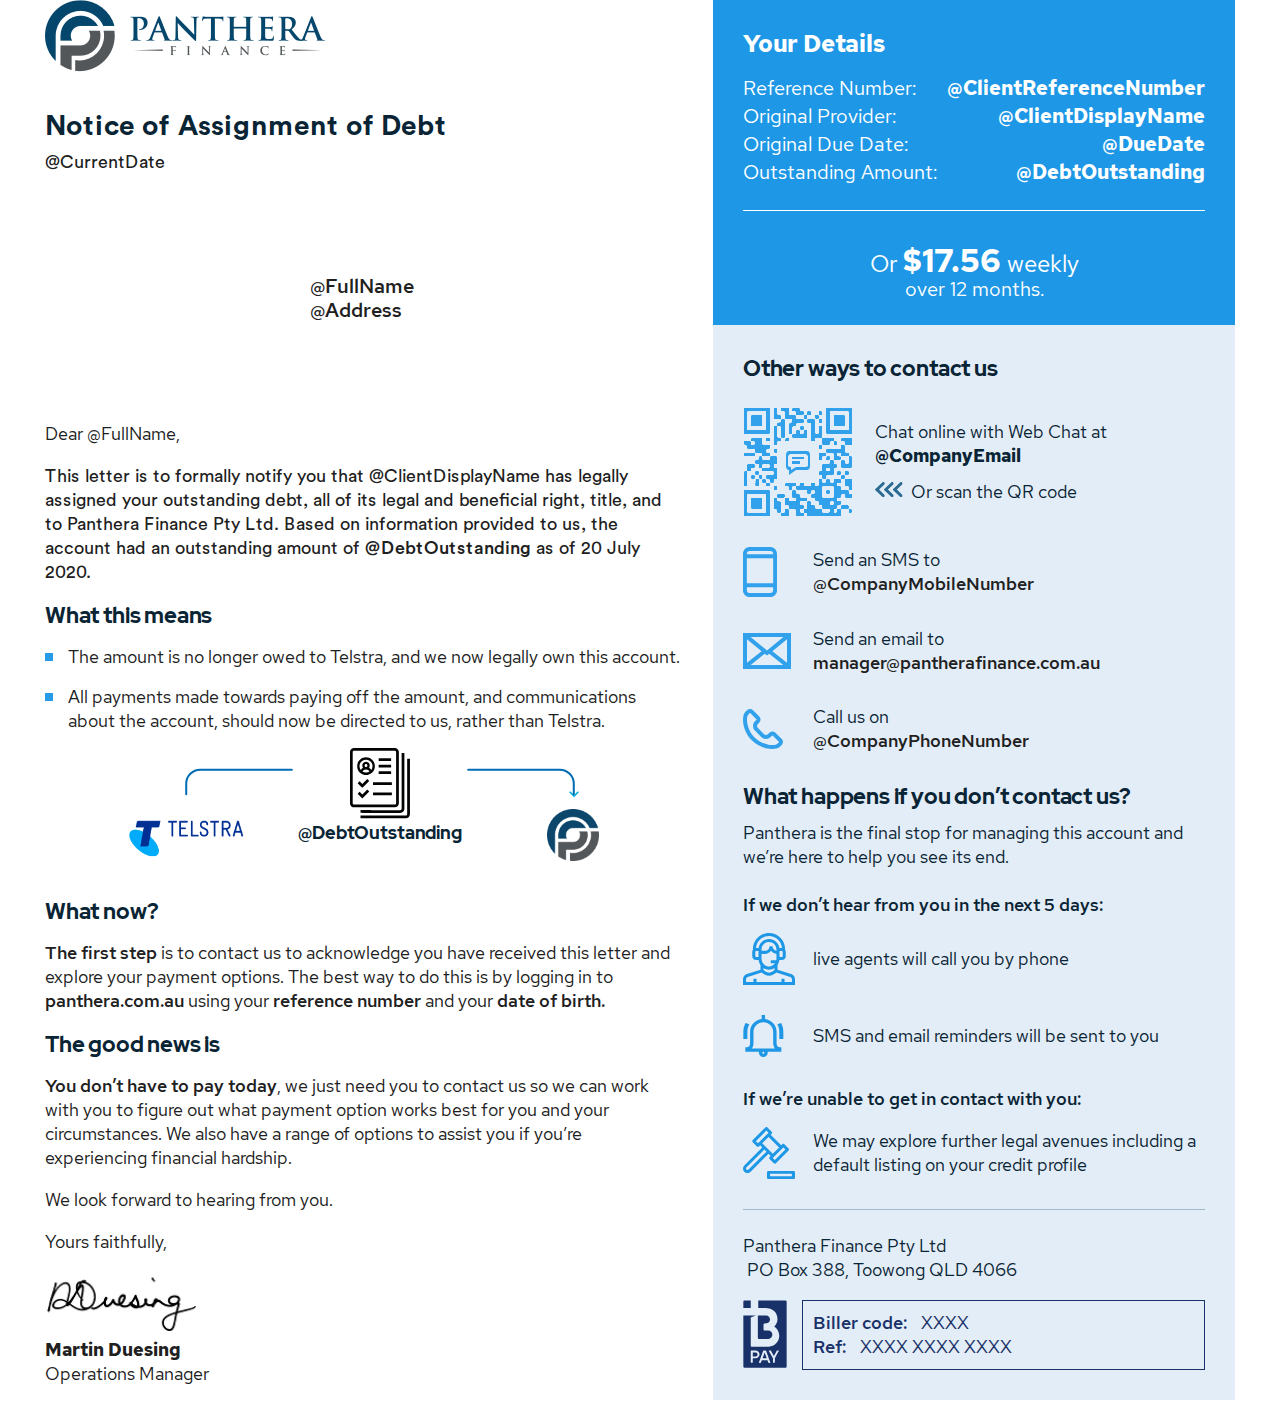
<file: index.html>
<!DOCTYPE html>
<html lang="en">
<head>
  <meta charset="UTF-8">
  <title>Panthera</title>
  <link href="assets/fonts/stylesheet.css" rel="stylesheet" media="all" />
  <link href="assets/fonts/CircularStd/stylesheet.css" rel="stylesheet" media="all" />
  <link href="noa.css" rel="stylesheet" media="all" />
</head>
<body>
<div class="wrap">
  <div class="col-left">
    <div class="logo"><img width="280" src="assets/logo.png" alt="logo"></div>
    <h2 class="title">Notice of Assignment of Debt</h2>
    <span class="date">@CurrentDate</span>
    <div class="name-address">
      <div class="info-wrap">@FullName <br>@Address</div>
    </div>
    <p>Dear @FullName,</p>
    <p class="font-circular-std">This letter is to formally notify you that @ClientDisplayName has legally assigned your
      outstanding debt, all of its
      legal and beneficial right, title, and to Panthera Finance Pty Ltd. Based on information provided to us, the
      account had an outstanding amount of <span class="fw-500">@DebtOutstanding</span> as of 20 July 2020. </p>
      <!---->
    <h3>What this means</h3>
    <ul>
      <li>The amount is no longer owed to Telstra, and we now legally own this account. </li>
      <li>All payments made towards paying off the amount, and communications about the account, should now be directed to us, rather than Telstra.</li>
    </ul>
    <div class="img-means-wrap">
      <div class="img-l"><img src="assets/img/telstra.svg" alt="telstra"></div>
      <div class="img-m"><img src="assets/img/paper.svg" alt="paper"> <span>@DebtOutstanding</span></div>
      <div class="img-r"><img src="assets/img/pan.svg" alt="pan"></div>
    </div>
      <!---->
    <h3>What now?</h3>
    <p><span class="fw-500">The first step</span> is to contact us to acknowledge you have received this letter and
      explore your
      payment
      options. The best way to do this is by logging in to <span class="fw-500">panthera.com.au</span> using your <span class="fw-500">reference
        number</span> and your <span class="fw-500">date of birth.</span></p>
      <!---->
    <h3>The good news is</h3>
    <p><span class="fw-500">You don’t have to pay today</span>, we just need you to contact us so we can work with you to
      figure out what payment option works best for you and your circumstances. We also have a range of options to assist you if you’re experiencing financial hardship.</p>
    <p>We look forward to hearing from you. </p>
    <p>Yours faithfully,</p>
    <img src="assets/img/signature.svg" alt="signature">
    <div><strong>Martin Duesing</strong></div>
    <p>Operations Manager</p>
  </div>
  <div class="col-right">
    <div class="head-right">
      <h3>Your Details</h3>
      <div class="info">
        <div class="item">
          <div class="name">Reference Number:</div>
          <div class="value">@ClientReferenceNumber</div>
        </div>
        <div class="item">
          <div class="name">Original Provider:</div>
          <div class="value">@ClientDisplayName</div>
        </div>
        <div class="item">
          <div class="name">Original Due Date:</div>
          <div class="value">@DueDate</div>
        </div>
        <div class="item">
          <div class="name">Outstanding Amount:</div>
          <div class="value">@DebtOutstanding</div>
        </div>
      </div>
      <hr>
      <div class="price text-center">Or <strong>$17.56</strong> weekly</div>
      <div class="price-below text-center">over 12 months.</div>
    </div>
    <div class="ct-right">
      <h3>Other ways to contact us</h3>
      <div class="qr-code">
        <img src="assets/img/qr.svg" alt="qr">
        <div class="text">
          Chat online with Web Chat at <strong>@CompanyEmail</strong>
          <div class="link"><img src="assets/img/arrow.svg" alt="qr">Or scan the QR code</div>
        </div>
      </div>
      <div class="icon-box">
        <img src="assets/img/sms.svg" alt="sms">
        <div class="text">
          Send an SMS to
          <a href="tel:@CompanyMobileNumber">@CompanyMobileNumber</a>
        </div>
      </div>
      <div class="icon-box">
        <img src="assets/img/email.svg" alt="email">
        <div class="text">
          Send an email to
          <a href="mailto:manager@pantherafinance.com.au">manager@pantherafinance.com.au</a>
        </div>
      </div>
      <div class="icon-box">
        <img src="assets/img/phone.svg" alt="phone">
        <div class="text">
          Call us on
          <a href="tel:@CompanyPhoneNumber">@CompanyPhoneNumber</a>
        </div>
      </div>
        <!---->
      <h3>What happens if you don’t contact us?</h3>
      <p>Panthera is the final stop for managing this account and we’re here to help you see its end. </p>
      <h4>If we don’t hear from you in the next 5 days:</h4>
      <div class="icon-box">
        <img src="assets/img/live.svg" alt="live">
        <div class="text">live agents will call you by phone</div>
      </div>
      <div class="icon-box">
        <img src="assets/img/notifi.svg" alt="notifi">
        <div class="text">SMS and email reminders will be sent to you</div>
      </div>
      <h4>If we’re unable to get in contact with you:</h4>
      <div class="icon-box">
        <img src="assets/img/gavel.svg" alt="gavel">
        <div class="text">We may explore further legal avenues including a default listing on your credit profile</div>
      </div>
        <!---->
      <hr>
      <p>Panthera Finance Pty Ltd <br> PO Box 388, Toowong QLD 4066</p>
      <div class="bpay-wrap">
        <img src="assets/img/bpay.svg" alt="bpay">
        <div class="item">
          <div class="code">Biller code: <span>XXXX</span></div>
          <div class="ref">Ref: <span>XXXX XXXX XXXX</span></div>
        </div>
      </div>
    </div>
  </div>
</div>
</body>
</html>
</file>
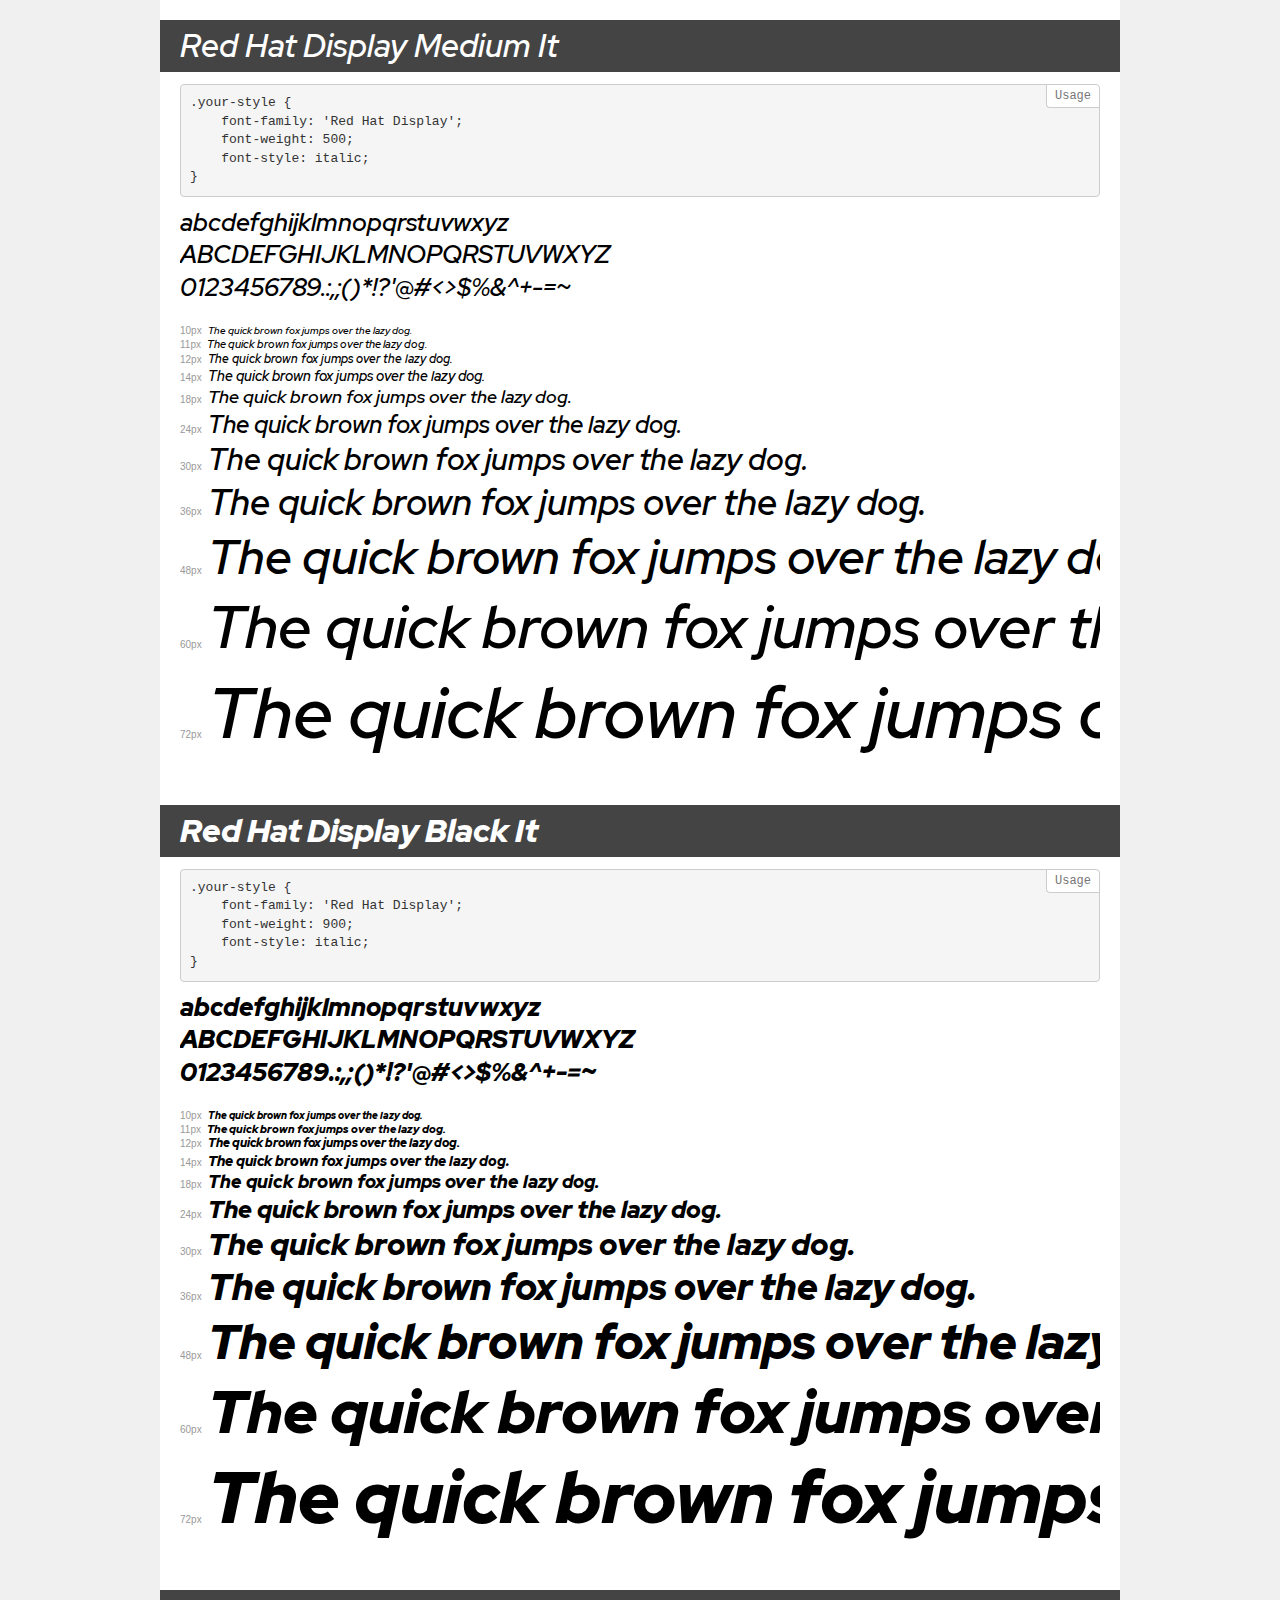
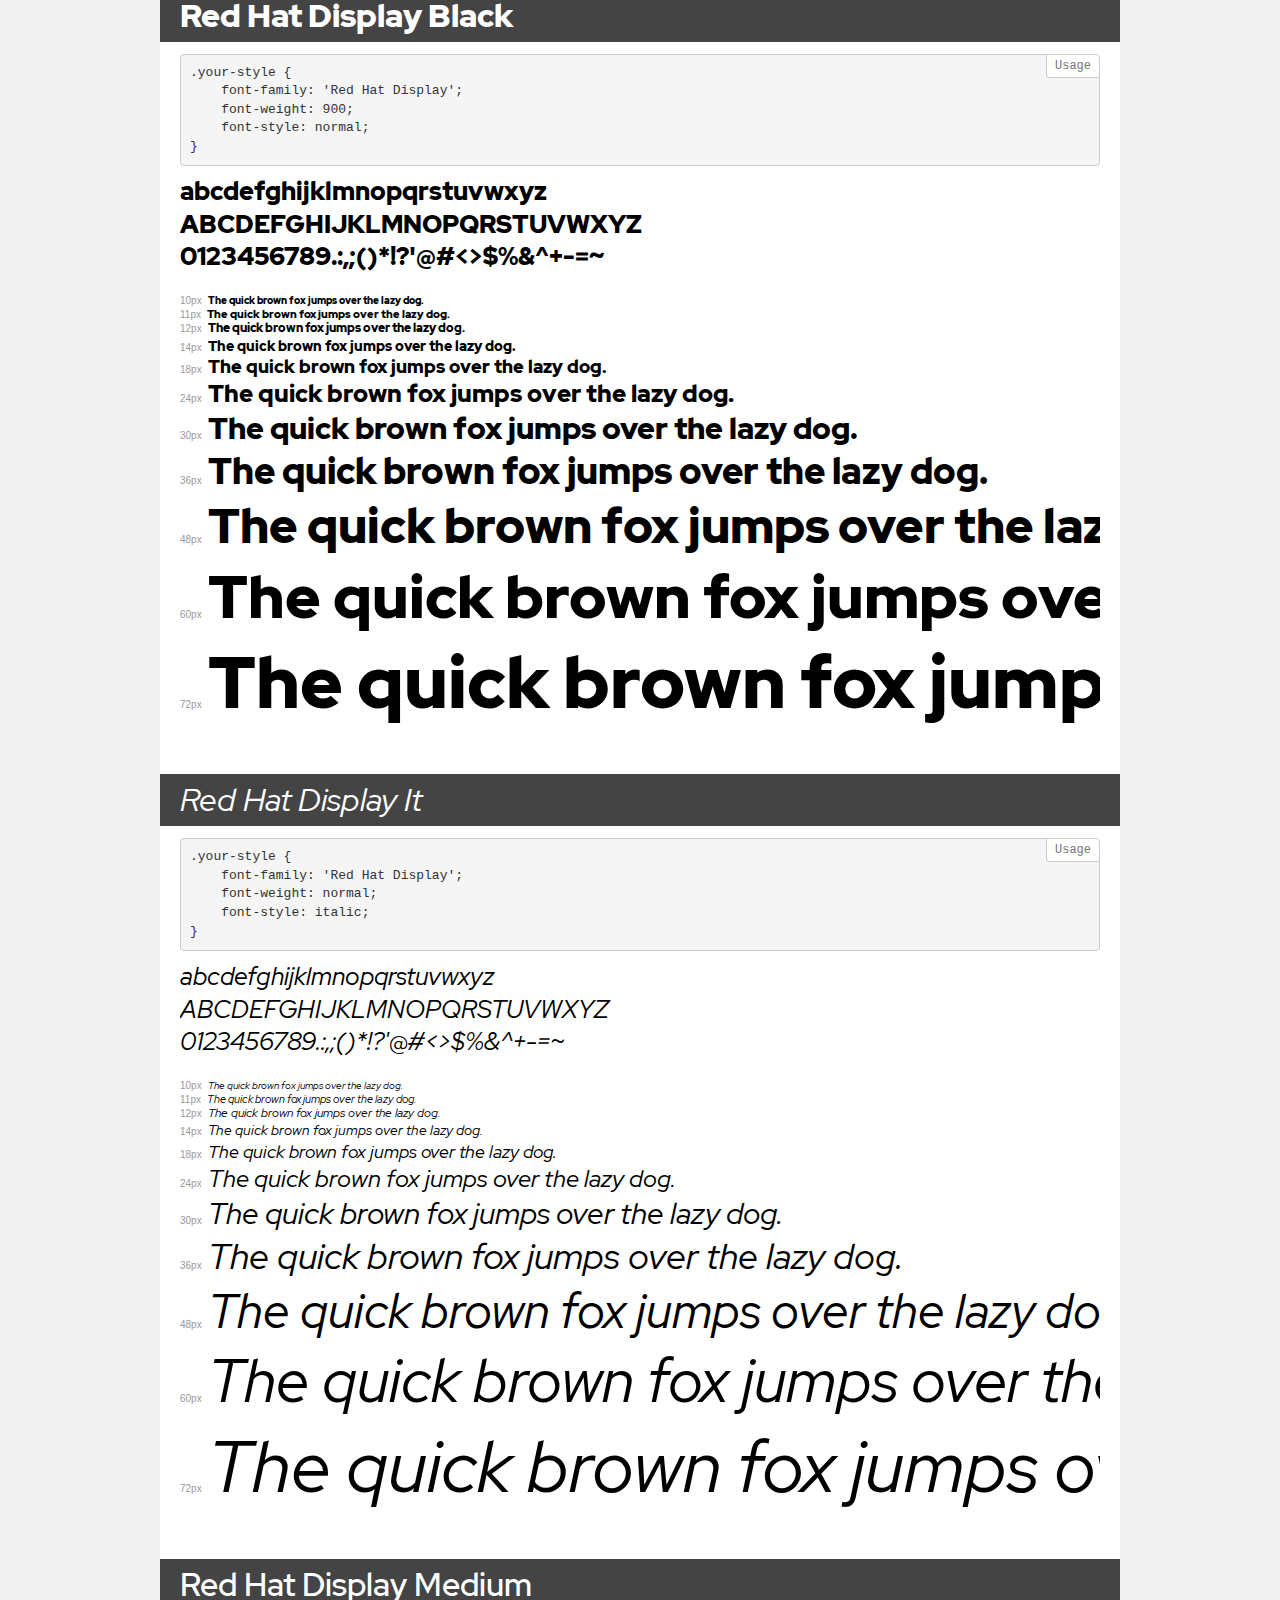
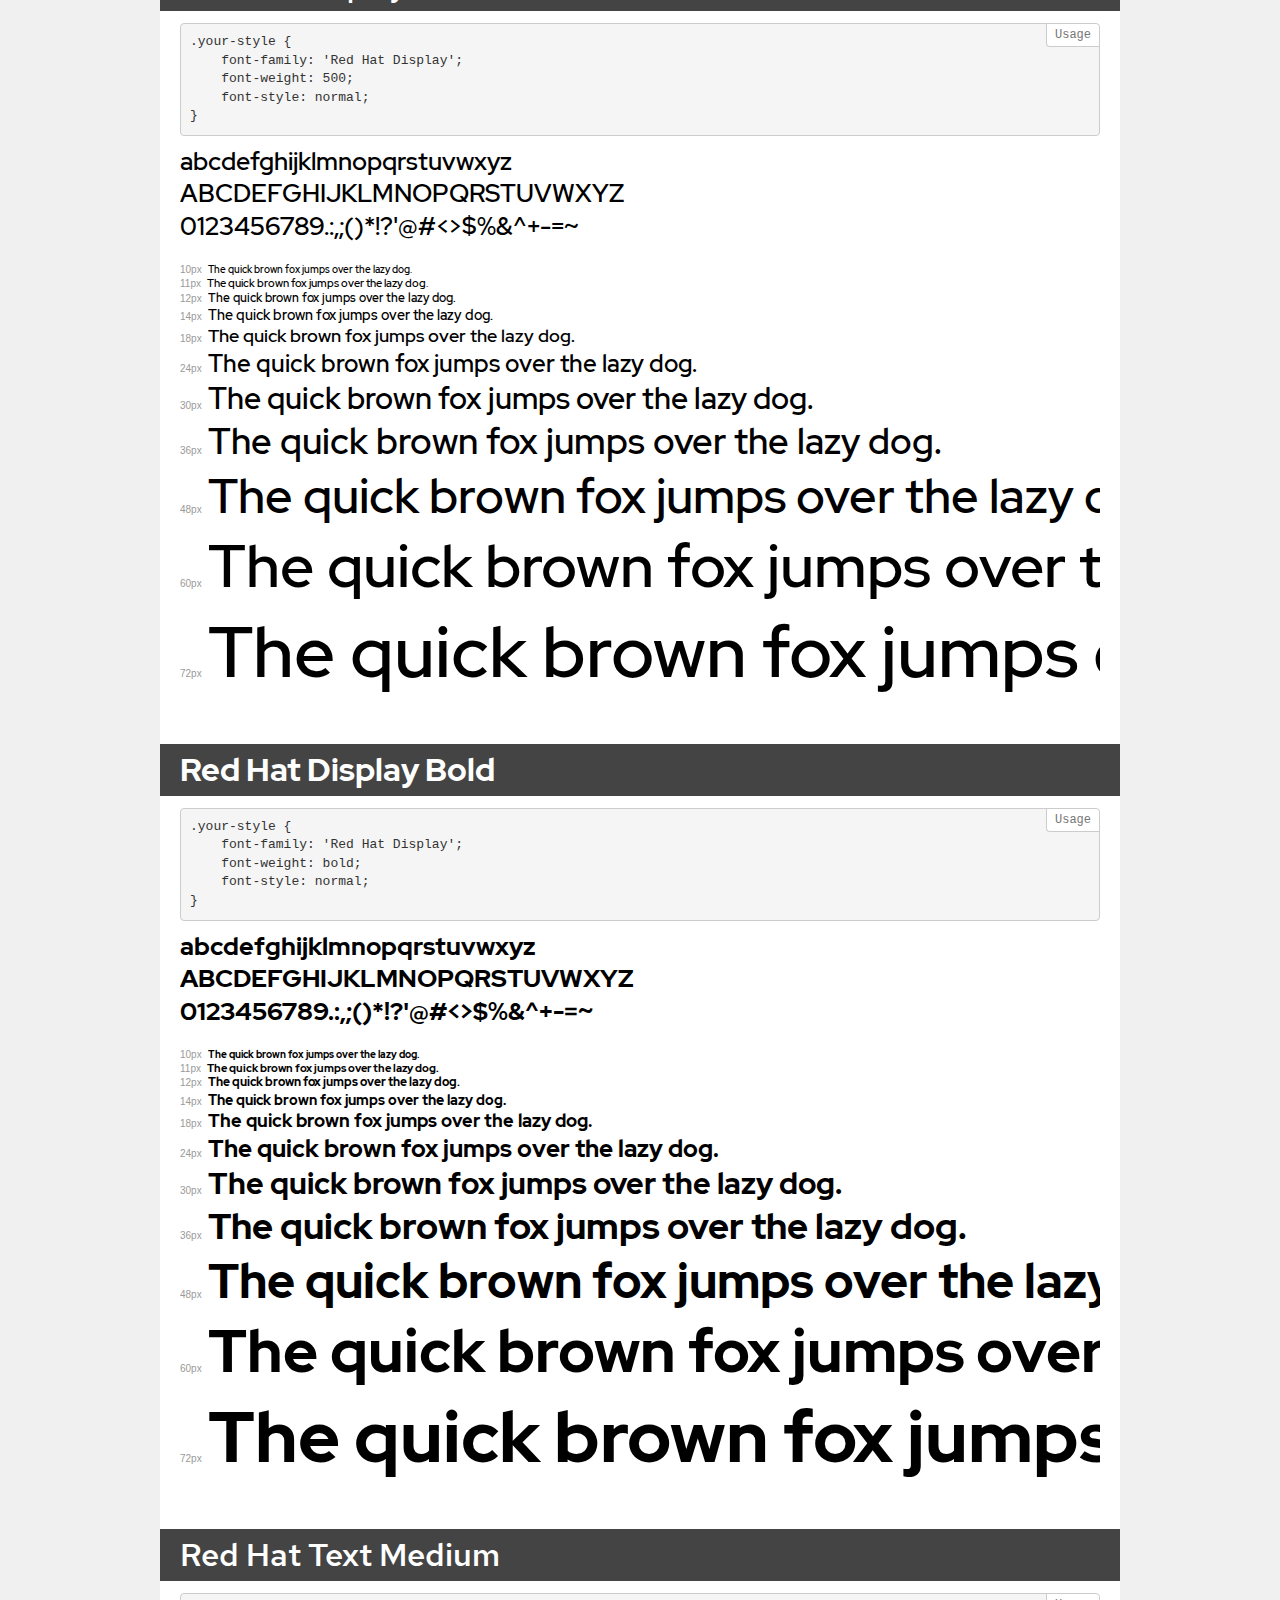
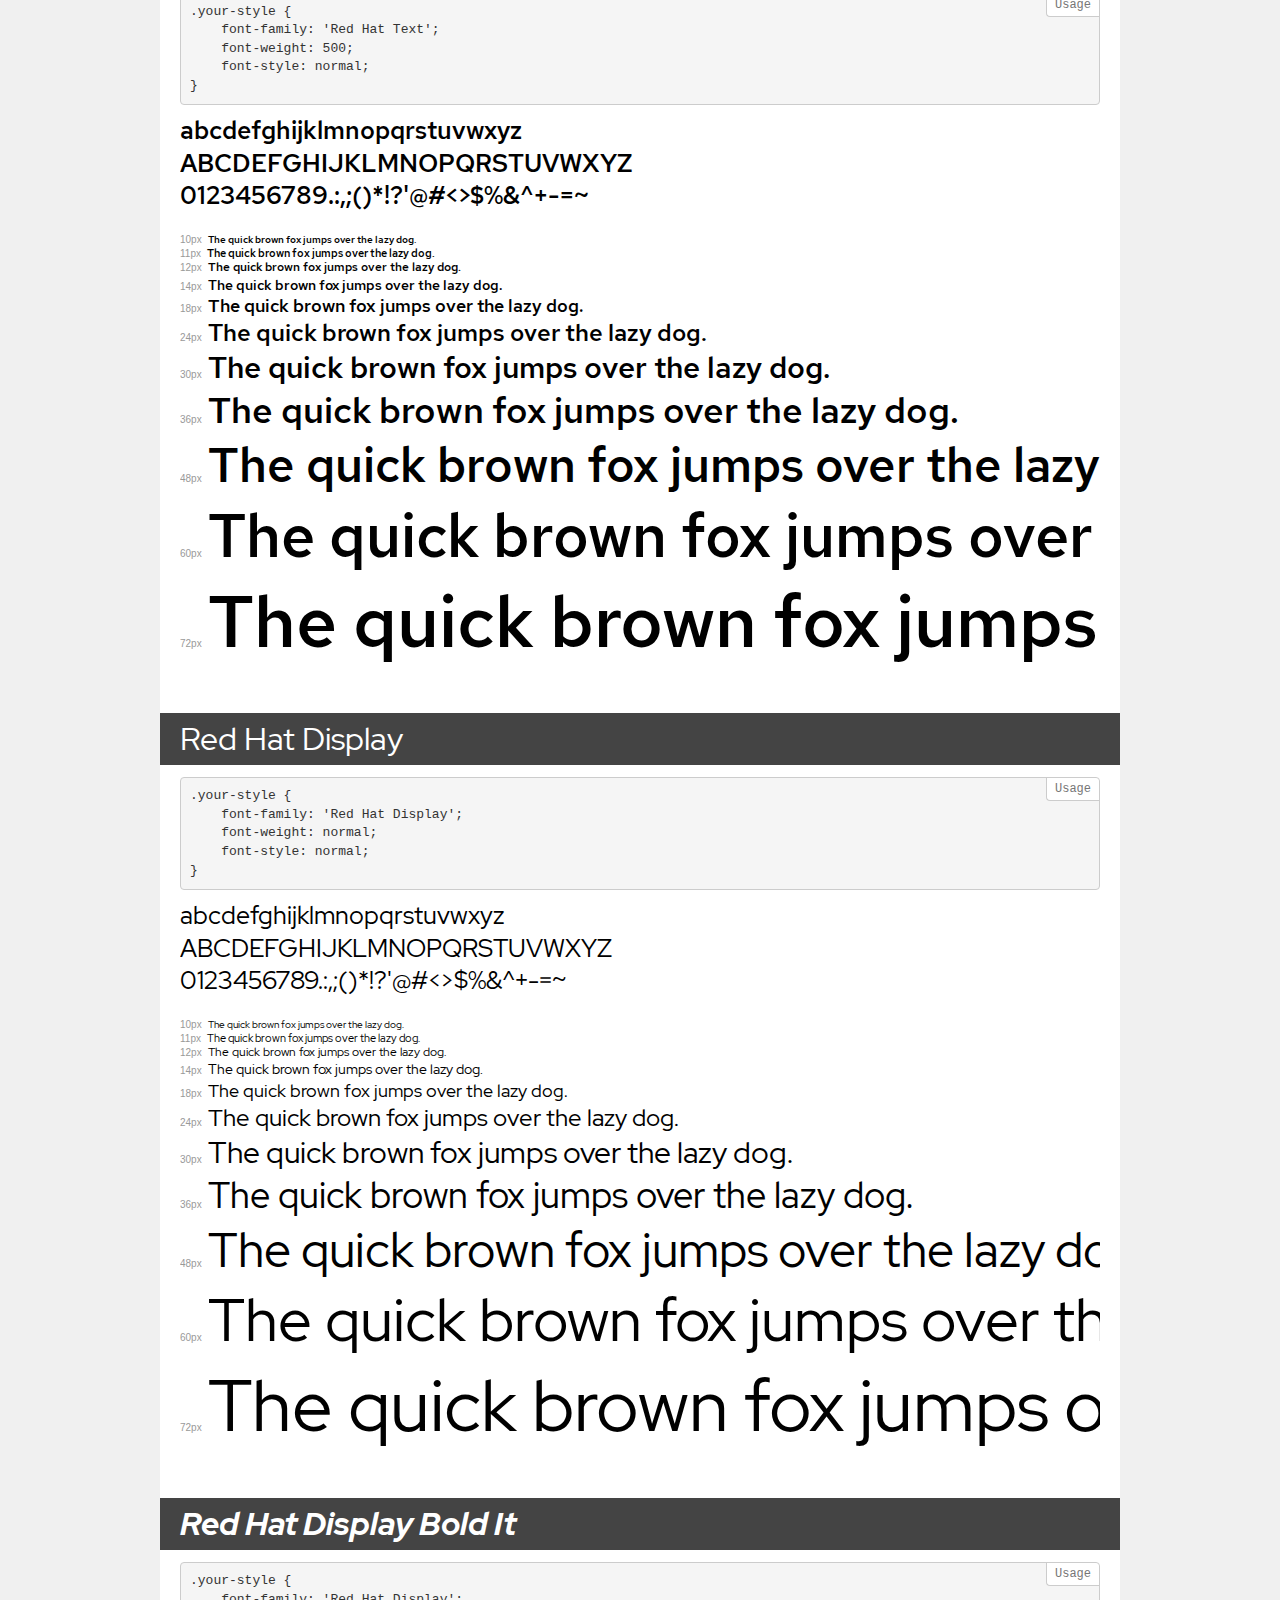
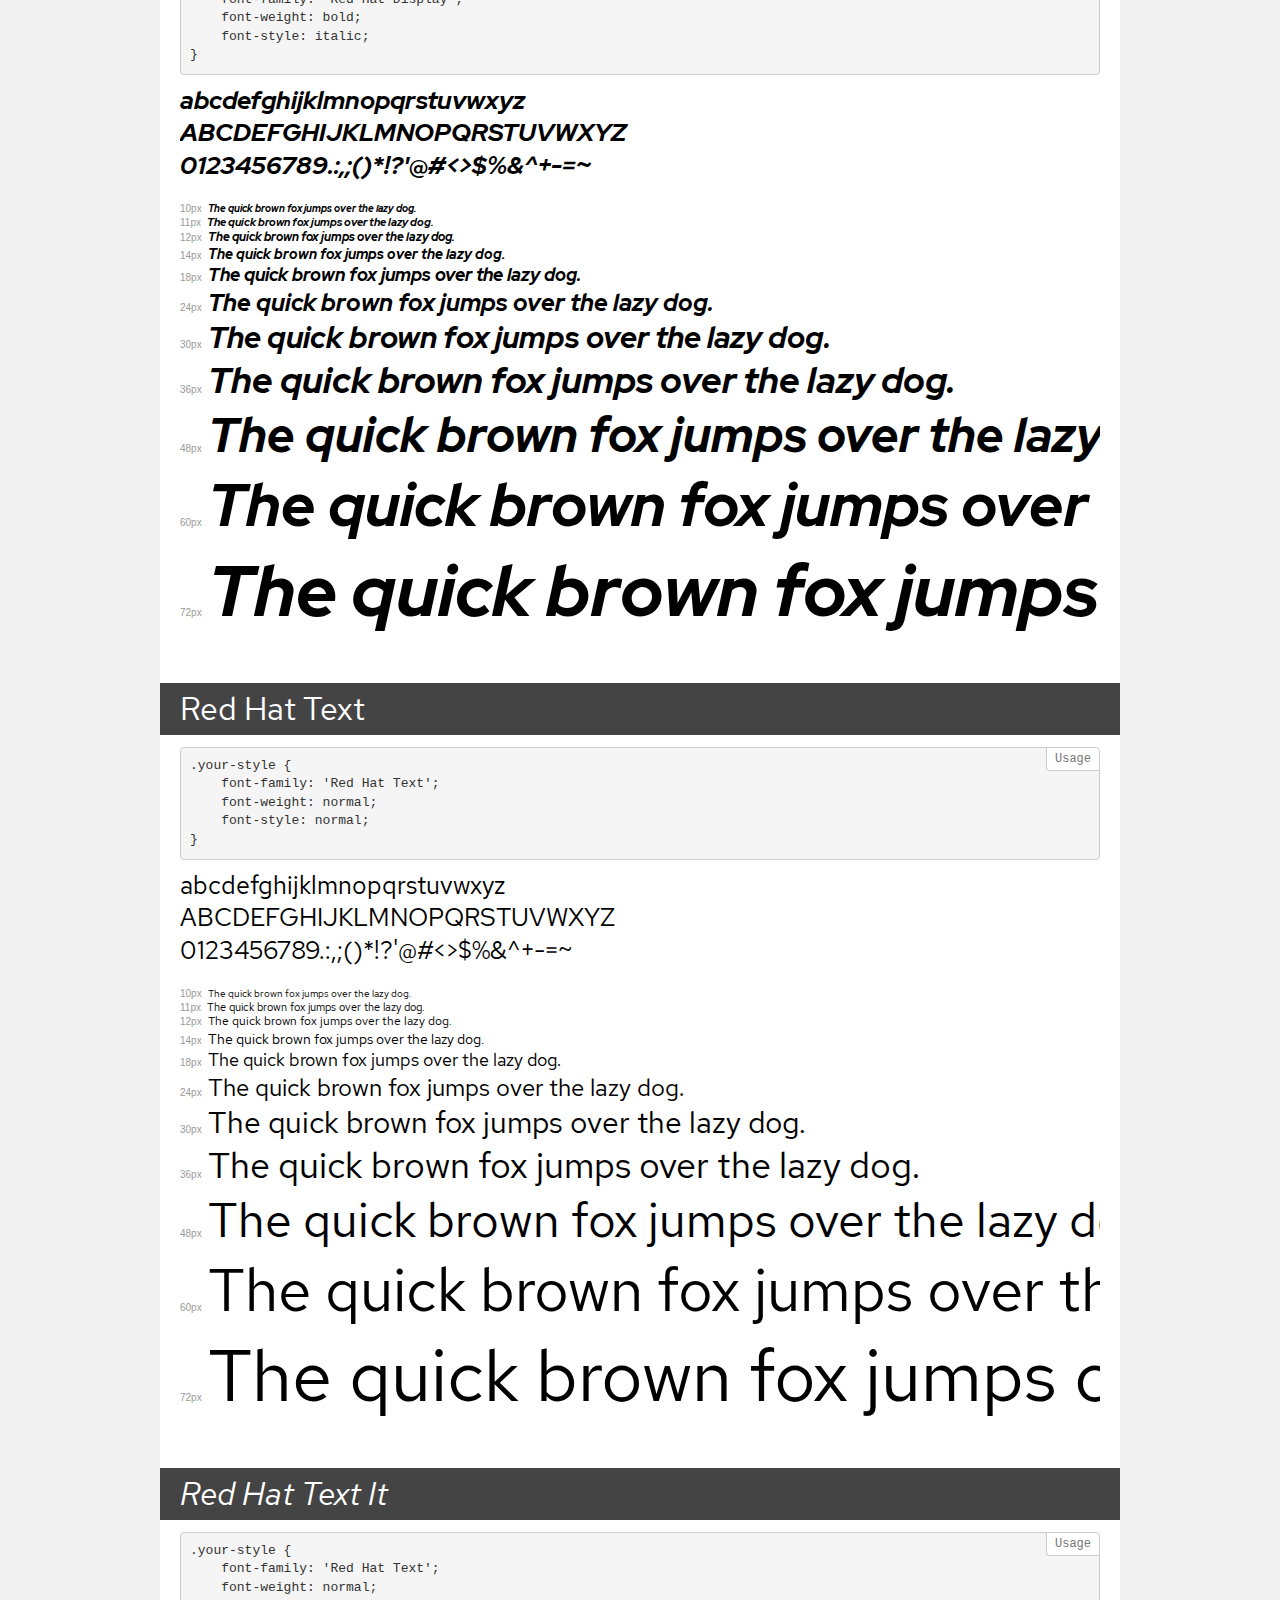
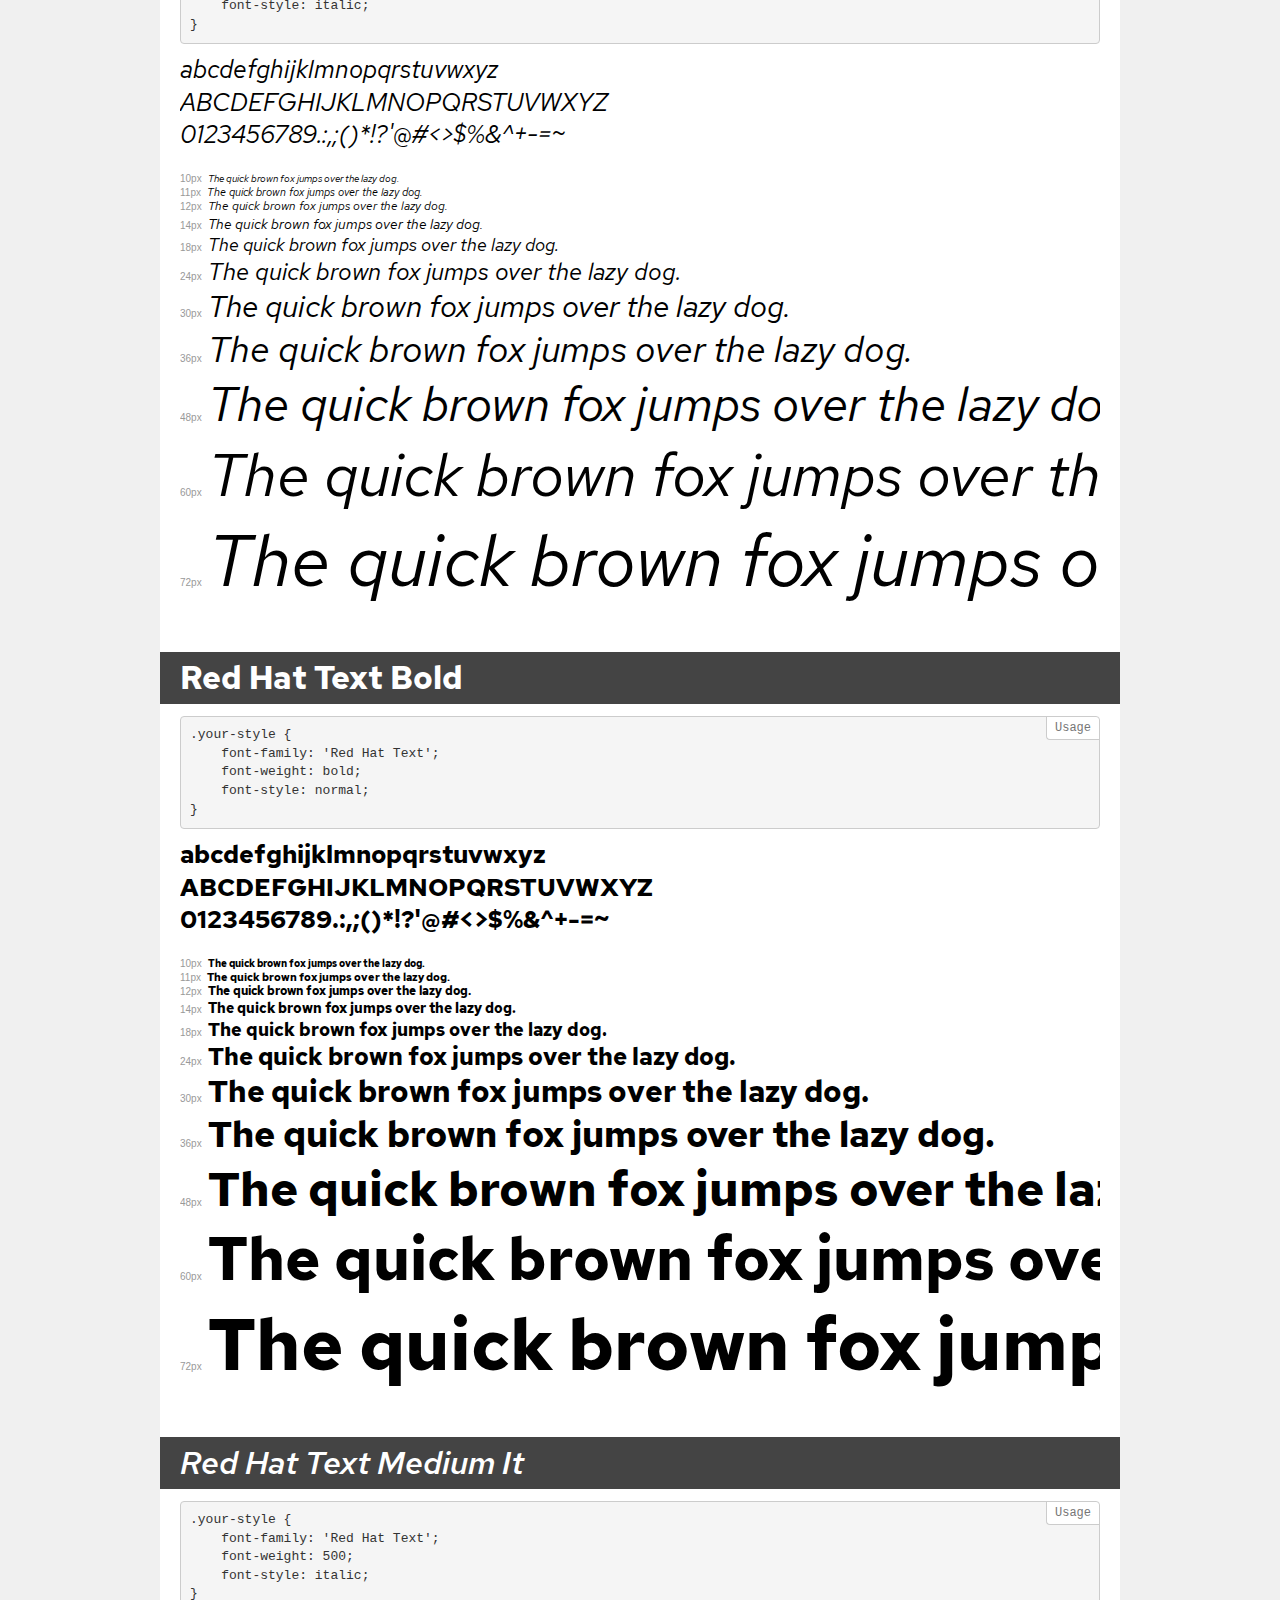
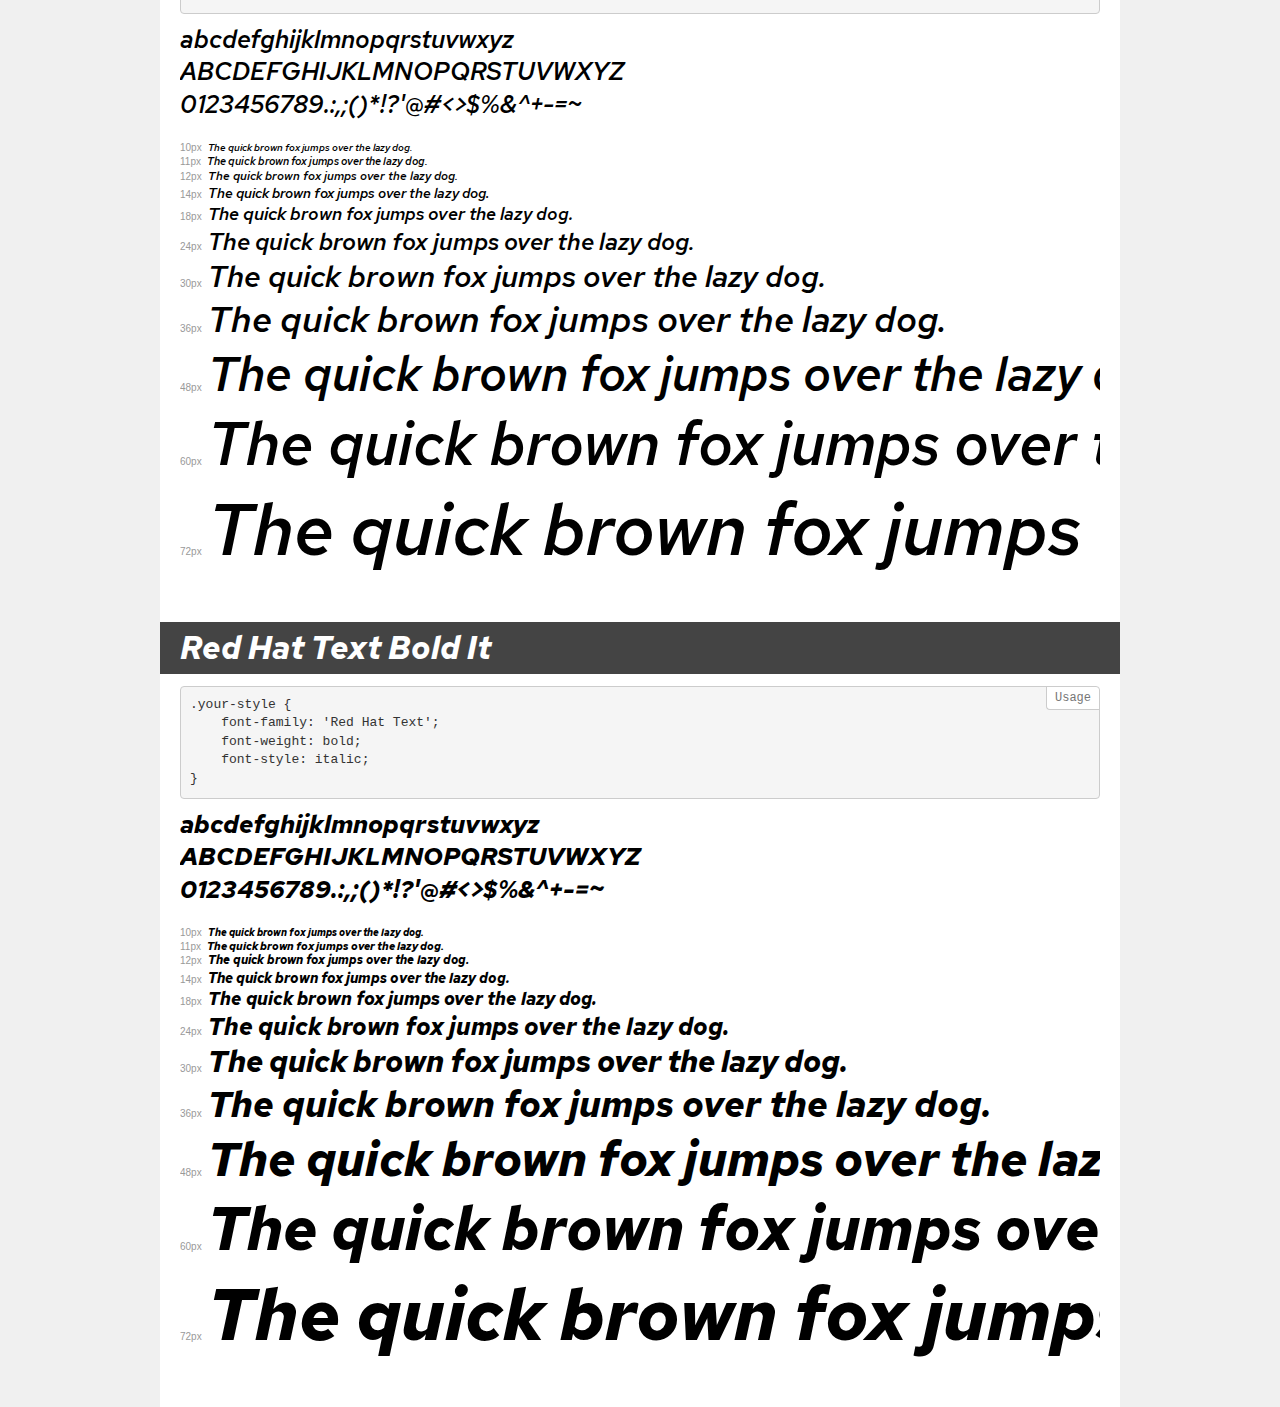
<file: assets/fonts/demo.html>
<!DOCTYPE html>
<html lang="en">
<head>
    <meta charset="utf-8">
    <meta http-equiv="X-UA-Compatible" content="IE=edge">
    <meta name="viewport" content="width=device-width, initial-scale=1">
    <meta name="robots" content="noindex, noarchive">
    <meta name="format-detection" content="telephone=no">
    <title>Transfonter demo</title>
    <link href="stylesheet.css" rel="stylesheet">
    <style>
        /*
        http://meyerweb.com/eric/tools/css/reset/
        v2.0 | 20110126
        License: none (public domain)
        */
        html, body, div, span, applet, object, iframe,
        h1, h2, h3, h4, h5, h6, p, blockquote, pre,
        a, abbr, acronym, address, big, cite, code,
        del, dfn, em, img, ins, kbd, q, s, samp,
        small, strike, strong, sub, sup, tt, var,
        b, u, i, center,
        dl, dt, dd, ol, ul, li,
        fieldset, form, label, legend,
        table, caption, tbody, tfoot, thead, tr, th, td,
        article, aside, canvas, details, embed,
        figure, figcaption, footer, header, hgroup,
        menu, nav, output, ruby, section, summary,
        time, mark, audio, video {
            margin: 0;
            padding: 0;
            border: 0;
            font-size: 100%;
            font: inherit;
            vertical-align: baseline;
        }
        /* HTML5 display-role reset for older browsers */
        article, aside, details, figcaption, figure,
        footer, header, hgroup, menu, nav, section {
            display: block;
        }
        body {
            line-height: 1;
        }
        ol, ul {
            list-style: none;
        }
        blockquote, q {
            quotes: none;
        }
        blockquote:before, blockquote:after,
        q:before, q:after {
            content: '';
            content: none;
        }
        table {
            border-collapse: collapse;
            border-spacing: 0;
        }
        /* demo styles */
        body {
            background: #f0f0f0;
            color: #000;
        }
        .page {
            background: #fff;
            width: 920px;
            margin: 0 auto;
            padding: 20px 20px 0 20px;
            overflow: hidden;
        }
        .font-container {
            overflow-x: auto;
            overflow-y: hidden;
            margin-bottom: 40px;
            line-height: 1.3;
            white-space: nowrap;
            padding-bottom: 5px;
        }
        h1 {
            position: relative;
            background: #444;
            font-size: 32px;
            color: #fff;
            padding: 10px 20px;
            margin: 0 -20px 12px -20px;
        }
        .letters {
            font-size: 25px;
            margin-bottom: 20px;
        }
        .s10:before {
            content: '10px';
        }
        .s11:before {
            content: '11px';
        }
        .s12:before {
            content: '12px';
        }
        .s14:before {
            content: '14px';
        }
        .s18:before {
            content: '18px';
        }
        .s24:before {
            content: '24px';
        }
        .s30:before {
            content: '30px';
        }
        .s36:before {
            content: '36px';
        }
        .s48:before {
            content: '48px';
        }
        .s60:before {
            content: '60px';
        }
        .s72:before {
            content: '72px';
        }
        .s10:before, .s11:before, .s12:before, .s14:before,
        .s18:before, .s24:before, .s30:before, .s36:before,
        .s48:before, .s60:before, .s72:before {
            font-family: Arial, sans-serif;
            font-size: 10px;
            font-weight: normal;
            font-style: normal;
            color: #999;
            padding-right: 6px;
        }
        pre {
            display: block;
            position: relative;
            padding: 9px;
            margin: 0 0 10px;
            font-family: Monaco, Menlo, Consolas, "Courier New", monospace;
            font-size: 13px;
            line-height: 1.428571429;
            color: #333;
            font-weight: normal;
            font-style: normal;
            background-color: #f5f5f5;
            border: 1px solid #ccc;
            overflow-x: auto;
            border-radius: 4px;
        }
        pre:after {
            display: block;
            position: absolute;
            right: 0;
            top: 0;
            content: 'Usage';
            line-height: 1;
            padding: 5px 8px;
            font-size: 12px;
            color: #767676;
            background-color: #fff;
            border: 1px solid #ccc;
            border-right: none;
            border-top: none;
            border-radius: 0 4px 0 4px;
            z-index: 10;
        }
        /* responsive */
        @media (max-width: 959px) {
            .page {
                width: auto;
                margin: 0;
            }
        }
    </style>
</head>
<body>
<div class="page">
    <div class="demo">
        <h1 style="font-family: 'Red Hat Display'; font-weight: 500; font-style: italic;">Red Hat Display Medium It</h1>
        <pre>.your-style {
    font-family: 'Red Hat Display';
    font-weight: 500;
    font-style: italic;
}</pre>
        <div class="font-container" style="font-family: 'Red Hat Display'; font-weight: 500; font-style: italic;">
            <p class="letters">
                abcdefghijklmnopqrstuvwxyz<br>
ABCDEFGHIJKLMNOPQRSTUVWXYZ<br>
                0123456789.:,;()*!?'@#<>$%&^+-=~
            </p>
            <p class="s10" style="font-size: 10px;">The quick brown fox jumps over the lazy dog.</p>
            <p class="s11" style="font-size: 11px;">The quick brown fox jumps over the lazy dog.</p>
            <p class="s12" style="font-size: 12px;">The quick brown fox jumps over the lazy dog.</p>
            <p class="s14" style="font-size: 14px;">The quick brown fox jumps over the lazy dog.</p>
            <p class="s18" style="font-size: 18px;">The quick brown fox jumps over the lazy dog.</p>
            <p class="s24" style="font-size: 24px;">The quick brown fox jumps over the lazy dog.</p>
            <p class="s30" style="font-size: 30px;">The quick brown fox jumps over the lazy dog.</p>
            <p class="s36" style="font-size: 36px;">The quick brown fox jumps over the lazy dog.</p>
            <p class="s48" style="font-size: 48px;">The quick brown fox jumps over the lazy dog.</p>
            <p class="s60" style="font-size: 60px;">The quick brown fox jumps over the lazy dog.</p>
            <p class="s72" style="font-size: 72px;">The quick brown fox jumps over the lazy dog.</p>
        </div>
    </div>
    <div class="demo">
        <h1 style="font-family: 'Red Hat Display'; font-weight: 900; font-style: italic;">Red Hat Display Black It</h1>
        <pre>.your-style {
    font-family: 'Red Hat Display';
    font-weight: 900;
    font-style: italic;
}</pre>
        <div class="font-container" style="font-family: 'Red Hat Display'; font-weight: 900; font-style: italic;">
            <p class="letters">
                abcdefghijklmnopqrstuvwxyz<br>
ABCDEFGHIJKLMNOPQRSTUVWXYZ<br>
                0123456789.:,;()*!?'@#<>$%&^+-=~
            </p>
            <p class="s10" style="font-size: 10px;">The quick brown fox jumps over the lazy dog.</p>
            <p class="s11" style="font-size: 11px;">The quick brown fox jumps over the lazy dog.</p>
            <p class="s12" style="font-size: 12px;">The quick brown fox jumps over the lazy dog.</p>
            <p class="s14" style="font-size: 14px;">The quick brown fox jumps over the lazy dog.</p>
            <p class="s18" style="font-size: 18px;">The quick brown fox jumps over the lazy dog.</p>
            <p class="s24" style="font-size: 24px;">The quick brown fox jumps over the lazy dog.</p>
            <p class="s30" style="font-size: 30px;">The quick brown fox jumps over the lazy dog.</p>
            <p class="s36" style="font-size: 36px;">The quick brown fox jumps over the lazy dog.</p>
            <p class="s48" style="font-size: 48px;">The quick brown fox jumps over the lazy dog.</p>
            <p class="s60" style="font-size: 60px;">The quick brown fox jumps over the lazy dog.</p>
            <p class="s72" style="font-size: 72px;">The quick brown fox jumps over the lazy dog.</p>
        </div>
    </div>
    <div class="demo">
        <h1 style="font-family: 'Red Hat Display'; font-weight: 900; font-style: normal;">Red Hat Display Black</h1>
        <pre>.your-style {
    font-family: 'Red Hat Display';
    font-weight: 900;
    font-style: normal;
}</pre>
        <div class="font-container" style="font-family: 'Red Hat Display'; font-weight: 900; font-style: normal;">
            <p class="letters">
                abcdefghijklmnopqrstuvwxyz<br>
ABCDEFGHIJKLMNOPQRSTUVWXYZ<br>
                0123456789.:,;()*!?'@#<>$%&^+-=~
            </p>
            <p class="s10" style="font-size: 10px;">The quick brown fox jumps over the lazy dog.</p>
            <p class="s11" style="font-size: 11px;">The quick brown fox jumps over the lazy dog.</p>
            <p class="s12" style="font-size: 12px;">The quick brown fox jumps over the lazy dog.</p>
            <p class="s14" style="font-size: 14px;">The quick brown fox jumps over the lazy dog.</p>
            <p class="s18" style="font-size: 18px;">The quick brown fox jumps over the lazy dog.</p>
            <p class="s24" style="font-size: 24px;">The quick brown fox jumps over the lazy dog.</p>
            <p class="s30" style="font-size: 30px;">The quick brown fox jumps over the lazy dog.</p>
            <p class="s36" style="font-size: 36px;">The quick brown fox jumps over the lazy dog.</p>
            <p class="s48" style="font-size: 48px;">The quick brown fox jumps over the lazy dog.</p>
            <p class="s60" style="font-size: 60px;">The quick brown fox jumps over the lazy dog.</p>
            <p class="s72" style="font-size: 72px;">The quick brown fox jumps over the lazy dog.</p>
        </div>
    </div>
    <div class="demo">
        <h1 style="font-family: 'Red Hat Display'; font-weight: normal; font-style: italic;">Red Hat Display It</h1>
        <pre>.your-style {
    font-family: 'Red Hat Display';
    font-weight: normal;
    font-style: italic;
}</pre>
        <div class="font-container" style="font-family: 'Red Hat Display'; font-weight: normal; font-style: italic;">
            <p class="letters">
                abcdefghijklmnopqrstuvwxyz<br>
ABCDEFGHIJKLMNOPQRSTUVWXYZ<br>
                0123456789.:,;()*!?'@#<>$%&^+-=~
            </p>
            <p class="s10" style="font-size: 10px;">The quick brown fox jumps over the lazy dog.</p>
            <p class="s11" style="font-size: 11px;">The quick brown fox jumps over the lazy dog.</p>
            <p class="s12" style="font-size: 12px;">The quick brown fox jumps over the lazy dog.</p>
            <p class="s14" style="font-size: 14px;">The quick brown fox jumps over the lazy dog.</p>
            <p class="s18" style="font-size: 18px;">The quick brown fox jumps over the lazy dog.</p>
            <p class="s24" style="font-size: 24px;">The quick brown fox jumps over the lazy dog.</p>
            <p class="s30" style="font-size: 30px;">The quick brown fox jumps over the lazy dog.</p>
            <p class="s36" style="font-size: 36px;">The quick brown fox jumps over the lazy dog.</p>
            <p class="s48" style="font-size: 48px;">The quick brown fox jumps over the lazy dog.</p>
            <p class="s60" style="font-size: 60px;">The quick brown fox jumps over the lazy dog.</p>
            <p class="s72" style="font-size: 72px;">The quick brown fox jumps over the lazy dog.</p>
        </div>
    </div>
    <div class="demo">
        <h1 style="font-family: 'Red Hat Display'; font-weight: 500; font-style: normal;">Red Hat Display Medium</h1>
        <pre>.your-style {
    font-family: 'Red Hat Display';
    font-weight: 500;
    font-style: normal;
}</pre>
        <div class="font-container" style="font-family: 'Red Hat Display'; font-weight: 500; font-style: normal;">
            <p class="letters">
                abcdefghijklmnopqrstuvwxyz<br>
ABCDEFGHIJKLMNOPQRSTUVWXYZ<br>
                0123456789.:,;()*!?'@#<>$%&^+-=~
            </p>
            <p class="s10" style="font-size: 10px;">The quick brown fox jumps over the lazy dog.</p>
            <p class="s11" style="font-size: 11px;">The quick brown fox jumps over the lazy dog.</p>
            <p class="s12" style="font-size: 12px;">The quick brown fox jumps over the lazy dog.</p>
            <p class="s14" style="font-size: 14px;">The quick brown fox jumps over the lazy dog.</p>
            <p class="s18" style="font-size: 18px;">The quick brown fox jumps over the lazy dog.</p>
            <p class="s24" style="font-size: 24px;">The quick brown fox jumps over the lazy dog.</p>
            <p class="s30" style="font-size: 30px;">The quick brown fox jumps over the lazy dog.</p>
            <p class="s36" style="font-size: 36px;">The quick brown fox jumps over the lazy dog.</p>
            <p class="s48" style="font-size: 48px;">The quick brown fox jumps over the lazy dog.</p>
            <p class="s60" style="font-size: 60px;">The quick brown fox jumps over the lazy dog.</p>
            <p class="s72" style="font-size: 72px;">The quick brown fox jumps over the lazy dog.</p>
        </div>
    </div>
    <div class="demo">
        <h1 style="font-family: 'Red Hat Display'; font-weight: bold; font-style: normal;">Red Hat Display Bold</h1>
        <pre>.your-style {
    font-family: 'Red Hat Display';
    font-weight: bold;
    font-style: normal;
}</pre>
        <div class="font-container" style="font-family: 'Red Hat Display'; font-weight: bold; font-style: normal;">
            <p class="letters">
                abcdefghijklmnopqrstuvwxyz<br>
ABCDEFGHIJKLMNOPQRSTUVWXYZ<br>
                0123456789.:,;()*!?'@#<>$%&^+-=~
            </p>
            <p class="s10" style="font-size: 10px;">The quick brown fox jumps over the lazy dog.</p>
            <p class="s11" style="font-size: 11px;">The quick brown fox jumps over the lazy dog.</p>
            <p class="s12" style="font-size: 12px;">The quick brown fox jumps over the lazy dog.</p>
            <p class="s14" style="font-size: 14px;">The quick brown fox jumps over the lazy dog.</p>
            <p class="s18" style="font-size: 18px;">The quick brown fox jumps over the lazy dog.</p>
            <p class="s24" style="font-size: 24px;">The quick brown fox jumps over the lazy dog.</p>
            <p class="s30" style="font-size: 30px;">The quick brown fox jumps over the lazy dog.</p>
            <p class="s36" style="font-size: 36px;">The quick brown fox jumps over the lazy dog.</p>
            <p class="s48" style="font-size: 48px;">The quick brown fox jumps over the lazy dog.</p>
            <p class="s60" style="font-size: 60px;">The quick brown fox jumps over the lazy dog.</p>
            <p class="s72" style="font-size: 72px;">The quick brown fox jumps over the lazy dog.</p>
        </div>
    </div>
    <div class="demo">
        <h1 style="font-family: 'Red Hat Text'; font-weight: 500; font-style: normal;">Red Hat Text Medium</h1>
        <pre>.your-style {
    font-family: 'Red Hat Text';
    font-weight: 500;
    font-style: normal;
}</pre>
        <div class="font-container" style="font-family: 'Red Hat Text'; font-weight: 500; font-style: normal;">
            <p class="letters">
                abcdefghijklmnopqrstuvwxyz<br>
ABCDEFGHIJKLMNOPQRSTUVWXYZ<br>
                0123456789.:,;()*!?'@#<>$%&^+-=~
            </p>
            <p class="s10" style="font-size: 10px;">The quick brown fox jumps over the lazy dog.</p>
            <p class="s11" style="font-size: 11px;">The quick brown fox jumps over the lazy dog.</p>
            <p class="s12" style="font-size: 12px;">The quick brown fox jumps over the lazy dog.</p>
            <p class="s14" style="font-size: 14px;">The quick brown fox jumps over the lazy dog.</p>
            <p class="s18" style="font-size: 18px;">The quick brown fox jumps over the lazy dog.</p>
            <p class="s24" style="font-size: 24px;">The quick brown fox jumps over the lazy dog.</p>
            <p class="s30" style="font-size: 30px;">The quick brown fox jumps over the lazy dog.</p>
            <p class="s36" style="font-size: 36px;">The quick brown fox jumps over the lazy dog.</p>
            <p class="s48" style="font-size: 48px;">The quick brown fox jumps over the lazy dog.</p>
            <p class="s60" style="font-size: 60px;">The quick brown fox jumps over the lazy dog.</p>
            <p class="s72" style="font-size: 72px;">The quick brown fox jumps over the lazy dog.</p>
        </div>
    </div>
    <div class="demo">
        <h1 style="font-family: 'Red Hat Display'; font-weight: normal; font-style: normal;">Red Hat Display</h1>
        <pre>.your-style {
    font-family: 'Red Hat Display';
    font-weight: normal;
    font-style: normal;
}</pre>
        <div class="font-container" style="font-family: 'Red Hat Display'; font-weight: normal; font-style: normal;">
            <p class="letters">
                abcdefghijklmnopqrstuvwxyz<br>
ABCDEFGHIJKLMNOPQRSTUVWXYZ<br>
                0123456789.:,;()*!?'@#<>$%&^+-=~
            </p>
            <p class="s10" style="font-size: 10px;">The quick brown fox jumps over the lazy dog.</p>
            <p class="s11" style="font-size: 11px;">The quick brown fox jumps over the lazy dog.</p>
            <p class="s12" style="font-size: 12px;">The quick brown fox jumps over the lazy dog.</p>
            <p class="s14" style="font-size: 14px;">The quick brown fox jumps over the lazy dog.</p>
            <p class="s18" style="font-size: 18px;">The quick brown fox jumps over the lazy dog.</p>
            <p class="s24" style="font-size: 24px;">The quick brown fox jumps over the lazy dog.</p>
            <p class="s30" style="font-size: 30px;">The quick brown fox jumps over the lazy dog.</p>
            <p class="s36" style="font-size: 36px;">The quick brown fox jumps over the lazy dog.</p>
            <p class="s48" style="font-size: 48px;">The quick brown fox jumps over the lazy dog.</p>
            <p class="s60" style="font-size: 60px;">The quick brown fox jumps over the lazy dog.</p>
            <p class="s72" style="font-size: 72px;">The quick brown fox jumps over the lazy dog.</p>
        </div>
    </div>
    <div class="demo">
        <h1 style="font-family: 'Red Hat Display'; font-weight: bold; font-style: italic;">Red Hat Display Bold It</h1>
        <pre>.your-style {
    font-family: 'Red Hat Display';
    font-weight: bold;
    font-style: italic;
}</pre>
        <div class="font-container" style="font-family: 'Red Hat Display'; font-weight: bold; font-style: italic;">
            <p class="letters">
                abcdefghijklmnopqrstuvwxyz<br>
ABCDEFGHIJKLMNOPQRSTUVWXYZ<br>
                0123456789.:,;()*!?'@#<>$%&^+-=~
            </p>
            <p class="s10" style="font-size: 10px;">The quick brown fox jumps over the lazy dog.</p>
            <p class="s11" style="font-size: 11px;">The quick brown fox jumps over the lazy dog.</p>
            <p class="s12" style="font-size: 12px;">The quick brown fox jumps over the lazy dog.</p>
            <p class="s14" style="font-size: 14px;">The quick brown fox jumps over the lazy dog.</p>
            <p class="s18" style="font-size: 18px;">The quick brown fox jumps over the lazy dog.</p>
            <p class="s24" style="font-size: 24px;">The quick brown fox jumps over the lazy dog.</p>
            <p class="s30" style="font-size: 30px;">The quick brown fox jumps over the lazy dog.</p>
            <p class="s36" style="font-size: 36px;">The quick brown fox jumps over the lazy dog.</p>
            <p class="s48" style="font-size: 48px;">The quick brown fox jumps over the lazy dog.</p>
            <p class="s60" style="font-size: 60px;">The quick brown fox jumps over the lazy dog.</p>
            <p class="s72" style="font-size: 72px;">The quick brown fox jumps over the lazy dog.</p>
        </div>
    </div>
    <div class="demo">
        <h1 style="font-family: 'Red Hat Text'; font-weight: normal; font-style: normal;">Red Hat Text</h1>
        <pre>.your-style {
    font-family: 'Red Hat Text';
    font-weight: normal;
    font-style: normal;
}</pre>
        <div class="font-container" style="font-family: 'Red Hat Text'; font-weight: normal; font-style: normal;">
            <p class="letters">
                abcdefghijklmnopqrstuvwxyz<br>
ABCDEFGHIJKLMNOPQRSTUVWXYZ<br>
                0123456789.:,;()*!?'@#<>$%&^+-=~
            </p>
            <p class="s10" style="font-size: 10px;">The quick brown fox jumps over the lazy dog.</p>
            <p class="s11" style="font-size: 11px;">The quick brown fox jumps over the lazy dog.</p>
            <p class="s12" style="font-size: 12px;">The quick brown fox jumps over the lazy dog.</p>
            <p class="s14" style="font-size: 14px;">The quick brown fox jumps over the lazy dog.</p>
            <p class="s18" style="font-size: 18px;">The quick brown fox jumps over the lazy dog.</p>
            <p class="s24" style="font-size: 24px;">The quick brown fox jumps over the lazy dog.</p>
            <p class="s30" style="font-size: 30px;">The quick brown fox jumps over the lazy dog.</p>
            <p class="s36" style="font-size: 36px;">The quick brown fox jumps over the lazy dog.</p>
            <p class="s48" style="font-size: 48px;">The quick brown fox jumps over the lazy dog.</p>
            <p class="s60" style="font-size: 60px;">The quick brown fox jumps over the lazy dog.</p>
            <p class="s72" style="font-size: 72px;">The quick brown fox jumps over the lazy dog.</p>
        </div>
    </div>
    <div class="demo">
        <h1 style="font-family: 'Red Hat Text'; font-weight: normal; font-style: italic;">Red Hat Text It</h1>
        <pre>.your-style {
    font-family: 'Red Hat Text';
    font-weight: normal;
    font-style: italic;
}</pre>
        <div class="font-container" style="font-family: 'Red Hat Text'; font-weight: normal; font-style: italic;">
            <p class="letters">
                abcdefghijklmnopqrstuvwxyz<br>
ABCDEFGHIJKLMNOPQRSTUVWXYZ<br>
                0123456789.:,;()*!?'@#<>$%&^+-=~
            </p>
            <p class="s10" style="font-size: 10px;">The quick brown fox jumps over the lazy dog.</p>
            <p class="s11" style="font-size: 11px;">The quick brown fox jumps over the lazy dog.</p>
            <p class="s12" style="font-size: 12px;">The quick brown fox jumps over the lazy dog.</p>
            <p class="s14" style="font-size: 14px;">The quick brown fox jumps over the lazy dog.</p>
            <p class="s18" style="font-size: 18px;">The quick brown fox jumps over the lazy dog.</p>
            <p class="s24" style="font-size: 24px;">The quick brown fox jumps over the lazy dog.</p>
            <p class="s30" style="font-size: 30px;">The quick brown fox jumps over the lazy dog.</p>
            <p class="s36" style="font-size: 36px;">The quick brown fox jumps over the lazy dog.</p>
            <p class="s48" style="font-size: 48px;">The quick brown fox jumps over the lazy dog.</p>
            <p class="s60" style="font-size: 60px;">The quick brown fox jumps over the lazy dog.</p>
            <p class="s72" style="font-size: 72px;">The quick brown fox jumps over the lazy dog.</p>
        </div>
    </div>
    <div class="demo">
        <h1 style="font-family: 'Red Hat Text'; font-weight: bold; font-style: normal;">Red Hat Text Bold</h1>
        <pre>.your-style {
    font-family: 'Red Hat Text';
    font-weight: bold;
    font-style: normal;
}</pre>
        <div class="font-container" style="font-family: 'Red Hat Text'; font-weight: bold; font-style: normal;">
            <p class="letters">
                abcdefghijklmnopqrstuvwxyz<br>
ABCDEFGHIJKLMNOPQRSTUVWXYZ<br>
                0123456789.:,;()*!?'@#<>$%&^+-=~
            </p>
            <p class="s10" style="font-size: 10px;">The quick brown fox jumps over the lazy dog.</p>
            <p class="s11" style="font-size: 11px;">The quick brown fox jumps over the lazy dog.</p>
            <p class="s12" style="font-size: 12px;">The quick brown fox jumps over the lazy dog.</p>
            <p class="s14" style="font-size: 14px;">The quick brown fox jumps over the lazy dog.</p>
            <p class="s18" style="font-size: 18px;">The quick brown fox jumps over the lazy dog.</p>
            <p class="s24" style="font-size: 24px;">The quick brown fox jumps over the lazy dog.</p>
            <p class="s30" style="font-size: 30px;">The quick brown fox jumps over the lazy dog.</p>
            <p class="s36" style="font-size: 36px;">The quick brown fox jumps over the lazy dog.</p>
            <p class="s48" style="font-size: 48px;">The quick brown fox jumps over the lazy dog.</p>
            <p class="s60" style="font-size: 60px;">The quick brown fox jumps over the lazy dog.</p>
            <p class="s72" style="font-size: 72px;">The quick brown fox jumps over the lazy dog.</p>
        </div>
    </div>
    <div class="demo">
        <h1 style="font-family: 'Red Hat Text'; font-weight: 500; font-style: italic;">Red Hat Text Medium It</h1>
        <pre>.your-style {
    font-family: 'Red Hat Text';
    font-weight: 500;
    font-style: italic;
}</pre>
        <div class="font-container" style="font-family: 'Red Hat Text'; font-weight: 500; font-style: italic;">
            <p class="letters">
                abcdefghijklmnopqrstuvwxyz<br>
ABCDEFGHIJKLMNOPQRSTUVWXYZ<br>
                0123456789.:,;()*!?'@#<>$%&^+-=~
            </p>
            <p class="s10" style="font-size: 10px;">The quick brown fox jumps over the lazy dog.</p>
            <p class="s11" style="font-size: 11px;">The quick brown fox jumps over the lazy dog.</p>
            <p class="s12" style="font-size: 12px;">The quick brown fox jumps over the lazy dog.</p>
            <p class="s14" style="font-size: 14px;">The quick brown fox jumps over the lazy dog.</p>
            <p class="s18" style="font-size: 18px;">The quick brown fox jumps over the lazy dog.</p>
            <p class="s24" style="font-size: 24px;">The quick brown fox jumps over the lazy dog.</p>
            <p class="s30" style="font-size: 30px;">The quick brown fox jumps over the lazy dog.</p>
            <p class="s36" style="font-size: 36px;">The quick brown fox jumps over the lazy dog.</p>
            <p class="s48" style="font-size: 48px;">The quick brown fox jumps over the lazy dog.</p>
            <p class="s60" style="font-size: 60px;">The quick brown fox jumps over the lazy dog.</p>
            <p class="s72" style="font-size: 72px;">The quick brown fox jumps over the lazy dog.</p>
        </div>
    </div>
    <div class="demo">
        <h1 style="font-family: 'Red Hat Text'; font-weight: bold; font-style: italic;">Red Hat Text Bold It</h1>
        <pre>.your-style {
    font-family: 'Red Hat Text';
    font-weight: bold;
    font-style: italic;
}</pre>
        <div class="font-container" style="font-family: 'Red Hat Text'; font-weight: bold; font-style: italic;">
            <p class="letters">
                abcdefghijklmnopqrstuvwxyz<br>
ABCDEFGHIJKLMNOPQRSTUVWXYZ<br>
                0123456789.:,;()*!?'@#<>$%&^+-=~
            </p>
            <p class="s10" style="font-size: 10px;">The quick brown fox jumps over the lazy dog.</p>
            <p class="s11" style="font-size: 11px;">The quick brown fox jumps over the lazy dog.</p>
            <p class="s12" style="font-size: 12px;">The quick brown fox jumps over the lazy dog.</p>
            <p class="s14" style="font-size: 14px;">The quick brown fox jumps over the lazy dog.</p>
            <p class="s18" style="font-size: 18px;">The quick brown fox jumps over the lazy dog.</p>
            <p class="s24" style="font-size: 24px;">The quick brown fox jumps over the lazy dog.</p>
            <p class="s30" style="font-size: 30px;">The quick brown fox jumps over the lazy dog.</p>
            <p class="s36" style="font-size: 36px;">The quick brown fox jumps over the lazy dog.</p>
            <p class="s48" style="font-size: 48px;">The quick brown fox jumps over the lazy dog.</p>
            <p class="s60" style="font-size: 60px;">The quick brown fox jumps over the lazy dog.</p>
            <p class="s72" style="font-size: 72px;">The quick brown fox jumps over the lazy dog.</p>
        </div>
    </div>
</div>
</body>
</html>
</file>
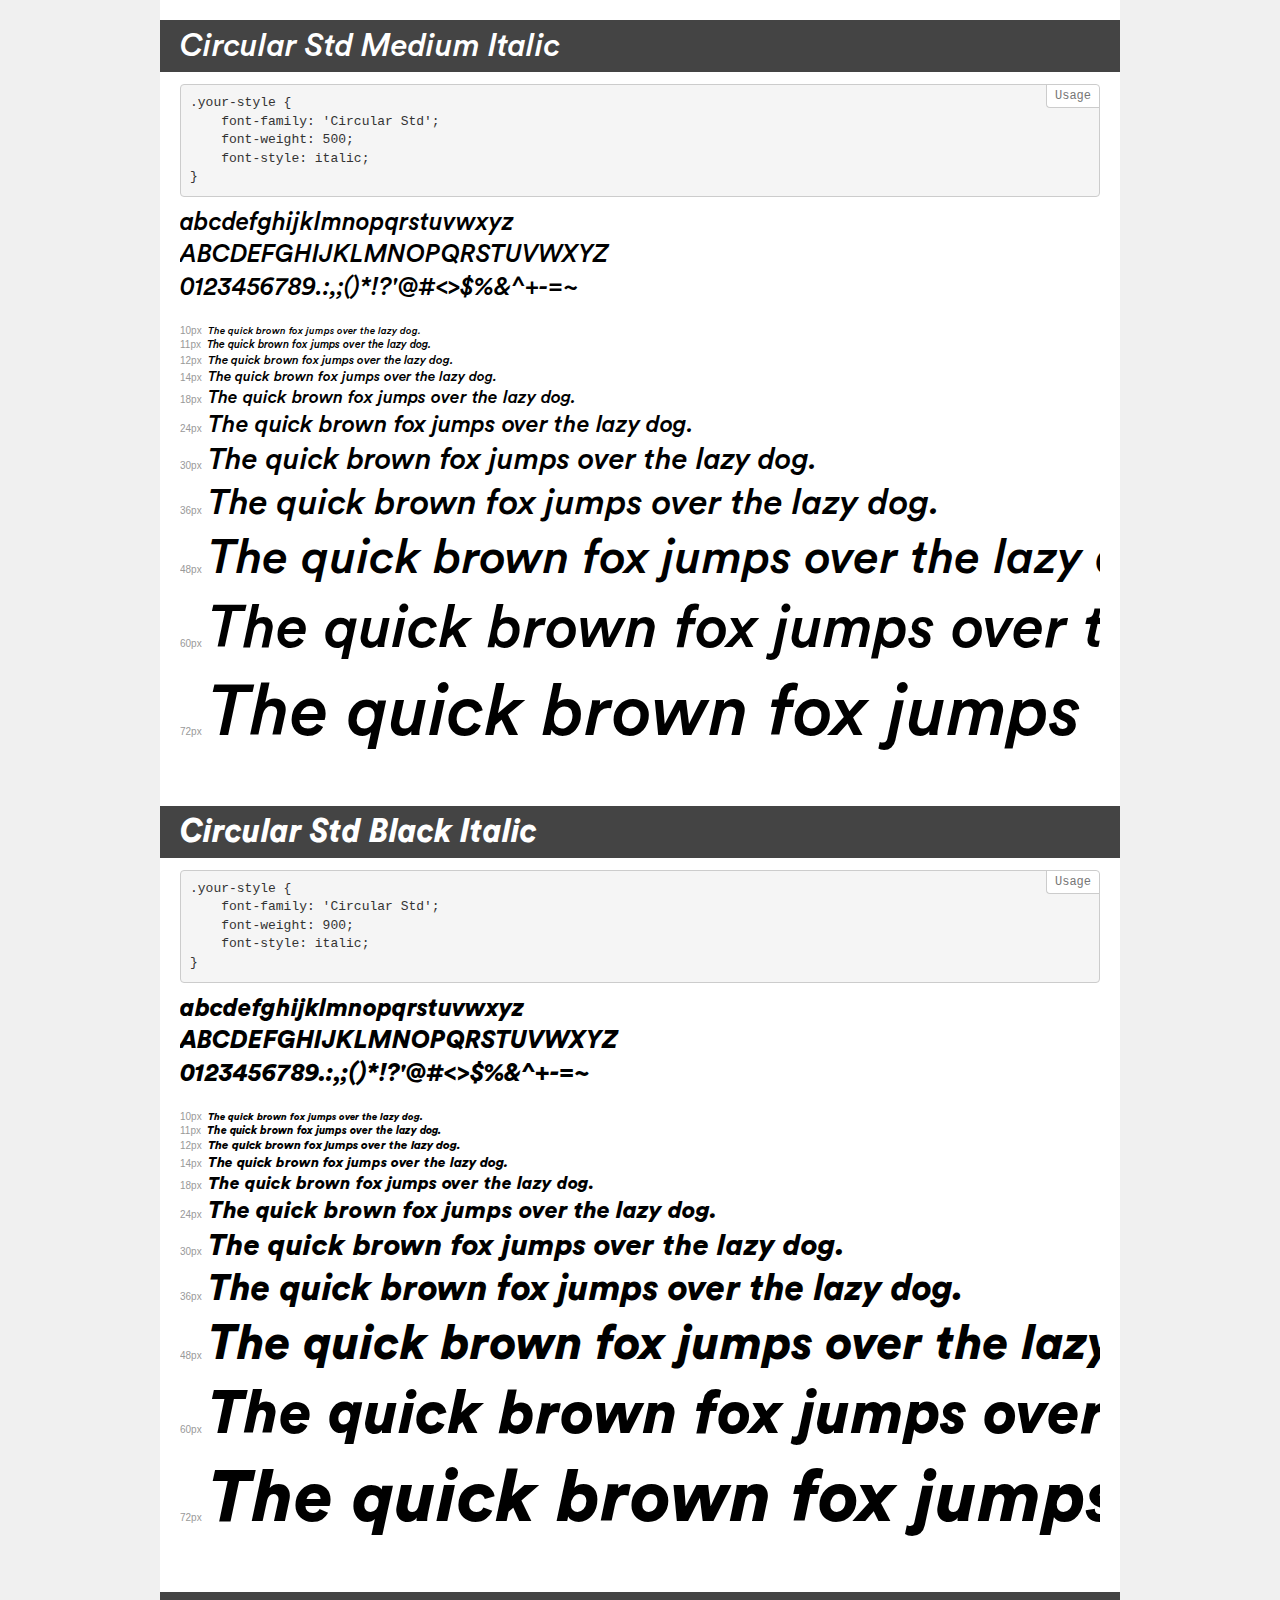
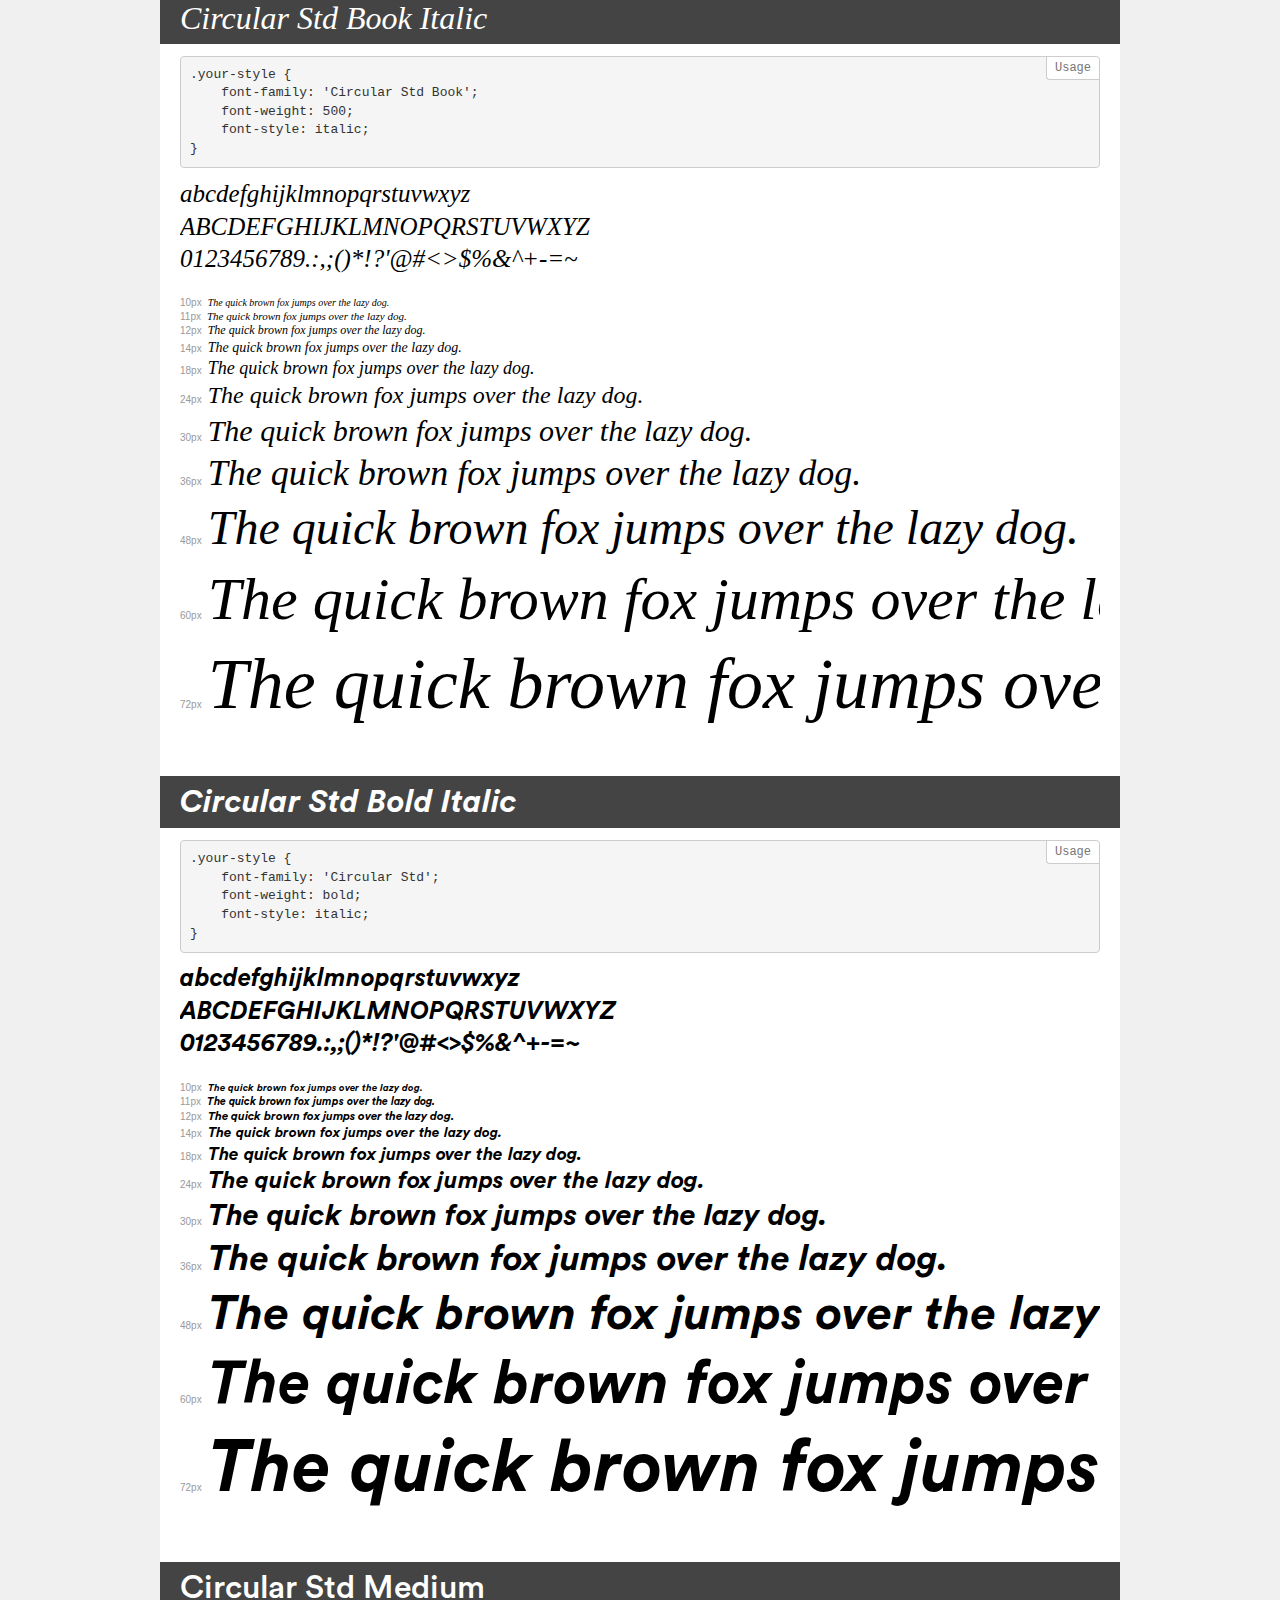
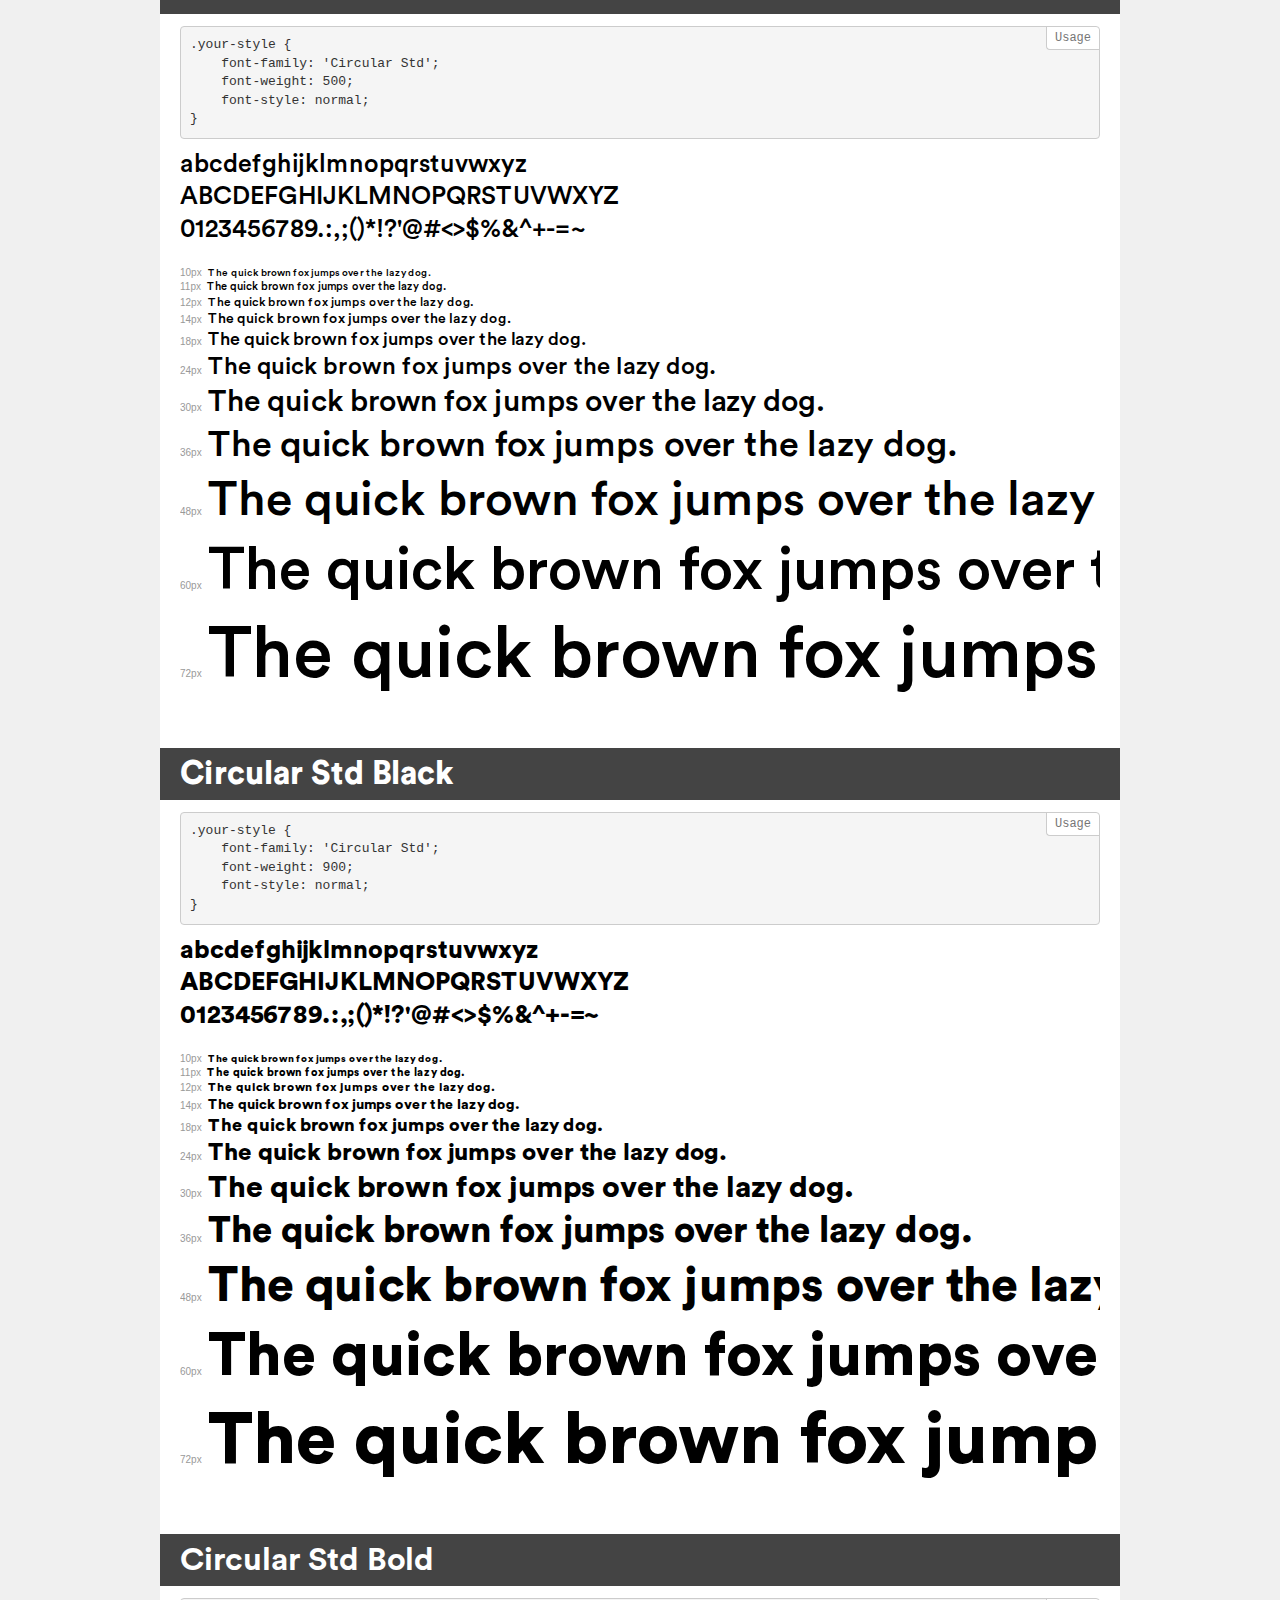
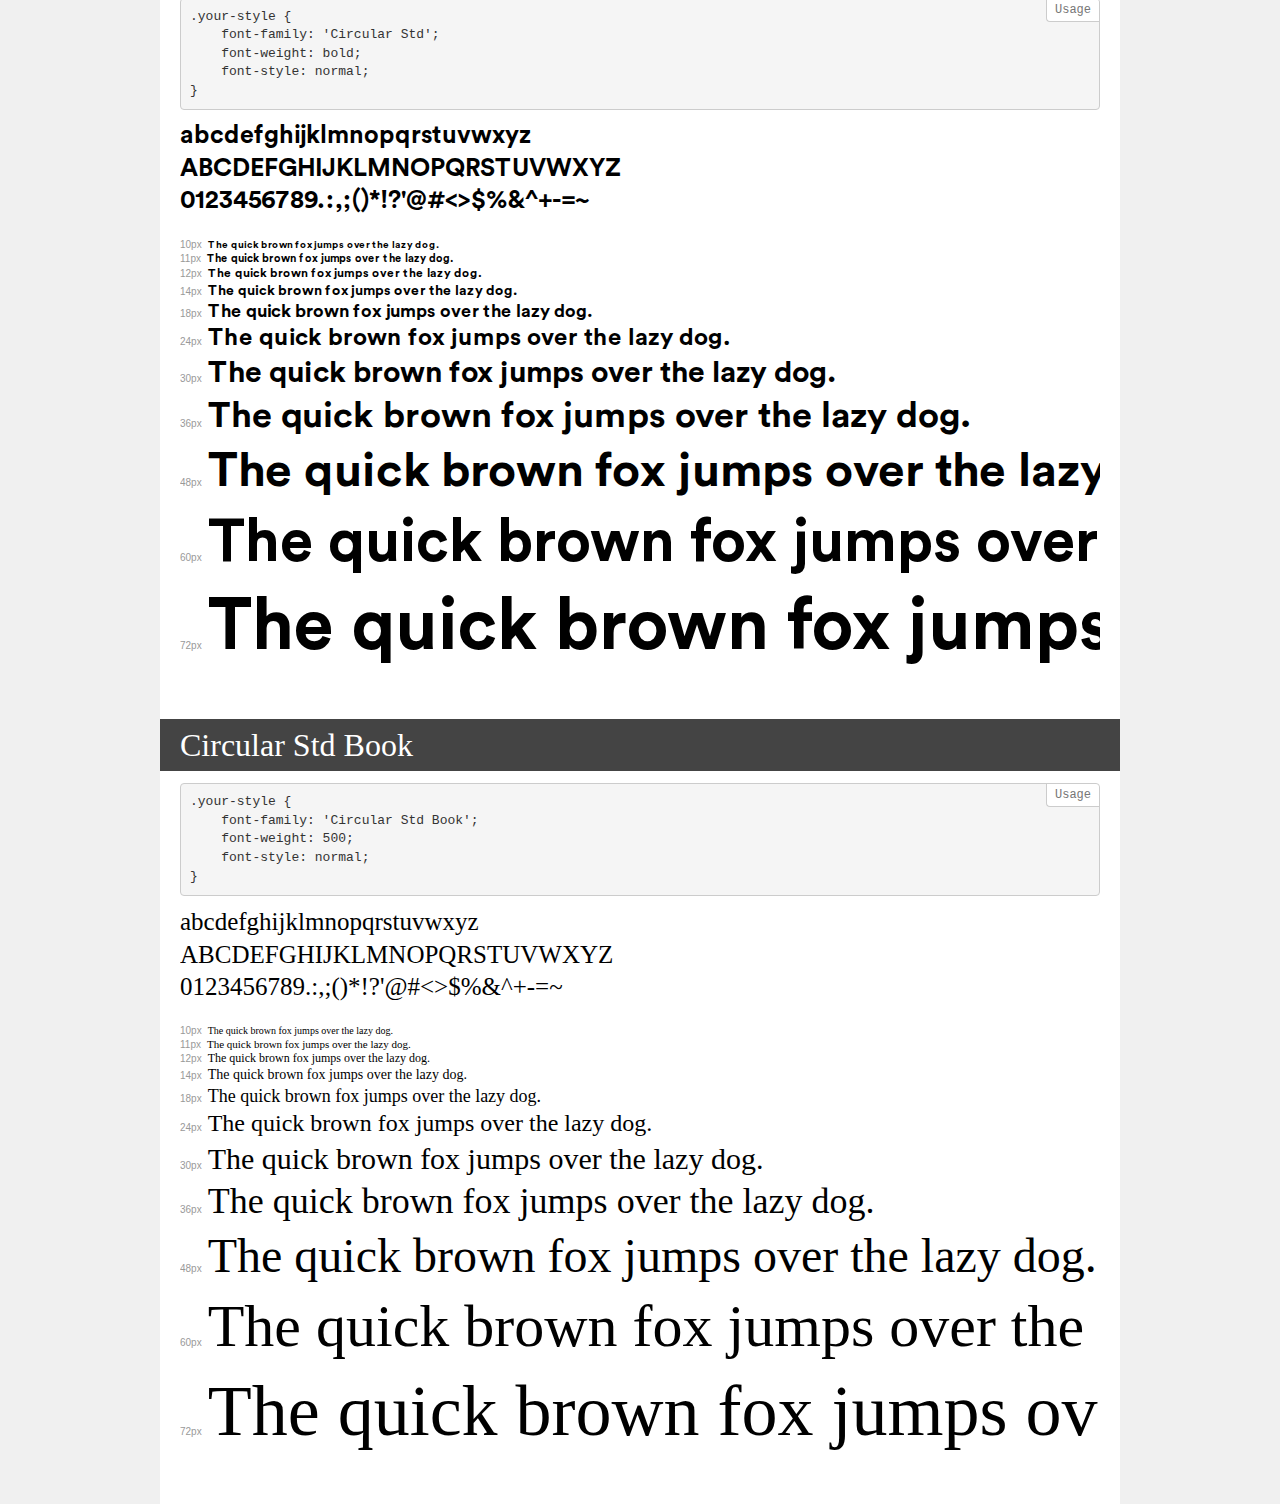
<file: assets/fonts/CircularStd/demo.html>
<!DOCTYPE html>
<html lang="en">
<head>
    <meta charset="utf-8">
    <meta http-equiv="X-UA-Compatible" content="IE=edge">
    <meta name="viewport" content="width=device-width, initial-scale=1">
    <meta name="robots" content="noindex, noarchive">
    <meta name="format-detection" content="telephone=no">
    <title>Transfonter demo</title>
    <link href="stylesheet.css" rel="stylesheet">
    <style>
        /*
        http://meyerweb.com/eric/tools/css/reset/
        v2.0 | 20110126
        License: none (public domain)
        */
        html, body, div, span, applet, object, iframe,
        h1, h2, h3, h4, h5, h6, p, blockquote, pre,
        a, abbr, acronym, address, big, cite, code,
        del, dfn, em, img, ins, kbd, q, s, samp,
        small, strike, strong, sub, sup, tt, var,
        b, u, i, center,
        dl, dt, dd, ol, ul, li,
        fieldset, form, label, legend,
        table, caption, tbody, tfoot, thead, tr, th, td,
        article, aside, canvas, details, embed,
        figure, figcaption, footer, header, hgroup,
        menu, nav, output, ruby, section, summary,
        time, mark, audio, video {
            margin: 0;
            padding: 0;
            border: 0;
            font-size: 100%;
            font: inherit;
            vertical-align: baseline;
        }
        /* HTML5 display-role reset for older browsers */
        article, aside, details, figcaption, figure,
        footer, header, hgroup, menu, nav, section {
            display: block;
        }
        body {
            line-height: 1;
        }
        ol, ul {
            list-style: none;
        }
        blockquote, q {
            quotes: none;
        }
        blockquote:before, blockquote:after,
        q:before, q:after {
            content: '';
            content: none;
        }
        table {
            border-collapse: collapse;
            border-spacing: 0;
        }
        /* demo styles */
        body {
            background: #f0f0f0;
            color: #000;
        }
        .page {
            background: #fff;
            width: 920px;
            margin: 0 auto;
            padding: 20px 20px 0 20px;
            overflow: hidden;
        }
        .font-container {
            overflow-x: auto;
            overflow-y: hidden;
            margin-bottom: 40px;
            line-height: 1.3;
            white-space: nowrap;
            padding-bottom: 5px;
        }
        h1 {
            position: relative;
            background: #444;
            font-size: 32px;
            color: #fff;
            padding: 10px 20px;
            margin: 0 -20px 12px -20px;
        }
        .letters {
            font-size: 25px;
            margin-bottom: 20px;
        }
        .s10:before {
            content: '10px';
        }
        .s11:before {
            content: '11px';
        }
        .s12:before {
            content: '12px';
        }
        .s14:before {
            content: '14px';
        }
        .s18:before {
            content: '18px';
        }
        .s24:before {
            content: '24px';
        }
        .s30:before {
            content: '30px';
        }
        .s36:before {
            content: '36px';
        }
        .s48:before {
            content: '48px';
        }
        .s60:before {
            content: '60px';
        }
        .s72:before {
            content: '72px';
        }
        .s10:before, .s11:before, .s12:before, .s14:before,
        .s18:before, .s24:before, .s30:before, .s36:before,
        .s48:before, .s60:before, .s72:before {
            font-family: Arial, sans-serif;
            font-size: 10px;
            font-weight: normal;
            font-style: normal;
            color: #999;
            padding-right: 6px;
        }
        pre {
            display: block;
            position: relative;
            padding: 9px;
            margin: 0 0 10px;
            font-family: Monaco, Menlo, Consolas, "Courier New", monospace;
            font-size: 13px;
            line-height: 1.428571429;
            color: #333;
            font-weight: normal;
            font-style: normal;
            background-color: #f5f5f5;
            border: 1px solid #ccc;
            overflow-x: auto;
            border-radius: 4px;
        }
        pre:after {
            display: block;
            position: absolute;
            right: 0;
            top: 0;
            content: 'Usage';
            line-height: 1;
            padding: 5px 8px;
            font-size: 12px;
            color: #767676;
            background-color: #fff;
            border: 1px solid #ccc;
            border-right: none;
            border-top: none;
            border-radius: 0 4px 0 4px;
            z-index: 10;
        }
        /* responsive */
        @media (max-width: 959px) {
            .page {
                width: auto;
                margin: 0;
            }
        }
    </style>
</head>
<body>
<div class="page">
    <div class="demo">
        <h1 style="font-family: 'Circular Std'; font-weight: 500; font-style: italic;">Circular Std Medium Italic</h1>
        <pre>.your-style {
    font-family: 'Circular Std';
    font-weight: 500;
    font-style: italic;
}</pre>
        <div class="font-container" style="font-family: 'Circular Std'; font-weight: 500; font-style: italic;">
            <p class="letters">
                abcdefghijklmnopqrstuvwxyz<br>
ABCDEFGHIJKLMNOPQRSTUVWXYZ<br>
                0123456789.:,;()*!?'@#<>$%&^+-=~
            </p>
            <p class="s10" style="font-size: 10px;">The quick brown fox jumps over the lazy dog.</p>
            <p class="s11" style="font-size: 11px;">The quick brown fox jumps over the lazy dog.</p>
            <p class="s12" style="font-size: 12px;">The quick brown fox jumps over the lazy dog.</p>
            <p class="s14" style="font-size: 14px;">The quick brown fox jumps over the lazy dog.</p>
            <p class="s18" style="font-size: 18px;">The quick brown fox jumps over the lazy dog.</p>
            <p class="s24" style="font-size: 24px;">The quick brown fox jumps over the lazy dog.</p>
            <p class="s30" style="font-size: 30px;">The quick brown fox jumps over the lazy dog.</p>
            <p class="s36" style="font-size: 36px;">The quick brown fox jumps over the lazy dog.</p>
            <p class="s48" style="font-size: 48px;">The quick brown fox jumps over the lazy dog.</p>
            <p class="s60" style="font-size: 60px;">The quick brown fox jumps over the lazy dog.</p>
            <p class="s72" style="font-size: 72px;">The quick brown fox jumps over the lazy dog.</p>
        </div>
    </div>
    <div class="demo">
        <h1 style="font-family: 'Circular Std'; font-weight: 900; font-style: italic;">Circular Std Black Italic</h1>
        <pre>.your-style {
    font-family: 'Circular Std';
    font-weight: 900;
    font-style: italic;
}</pre>
        <div class="font-container" style="font-family: 'Circular Std'; font-weight: 900; font-style: italic;">
            <p class="letters">
                abcdefghijklmnopqrstuvwxyz<br>
ABCDEFGHIJKLMNOPQRSTUVWXYZ<br>
                0123456789.:,;()*!?'@#<>$%&^+-=~
            </p>
            <p class="s10" style="font-size: 10px;">The quick brown fox jumps over the lazy dog.</p>
            <p class="s11" style="font-size: 11px;">The quick brown fox jumps over the lazy dog.</p>
            <p class="s12" style="font-size: 12px;">The quick brown fox jumps over the lazy dog.</p>
            <p class="s14" style="font-size: 14px;">The quick brown fox jumps over the lazy dog.</p>
            <p class="s18" style="font-size: 18px;">The quick brown fox jumps over the lazy dog.</p>
            <p class="s24" style="font-size: 24px;">The quick brown fox jumps over the lazy dog.</p>
            <p class="s30" style="font-size: 30px;">The quick brown fox jumps over the lazy dog.</p>
            <p class="s36" style="font-size: 36px;">The quick brown fox jumps over the lazy dog.</p>
            <p class="s48" style="font-size: 48px;">The quick brown fox jumps over the lazy dog.</p>
            <p class="s60" style="font-size: 60px;">The quick brown fox jumps over the lazy dog.</p>
            <p class="s72" style="font-size: 72px;">The quick brown fox jumps over the lazy dog.</p>
        </div>
    </div>
    <div class="demo">
        <h1 style="font-family: 'Circular Std Book'; font-weight: 500; font-style: italic;">Circular Std Book Italic</h1>
        <pre>.your-style {
    font-family: 'Circular Std Book';
    font-weight: 500;
    font-style: italic;
}</pre>
        <div class="font-container" style="font-family: 'Circular Std Book'; font-weight: 500; font-style: italic;">
            <p class="letters">
                abcdefghijklmnopqrstuvwxyz<br>
ABCDEFGHIJKLMNOPQRSTUVWXYZ<br>
                0123456789.:,;()*!?'@#<>$%&^+-=~
            </p>
            <p class="s10" style="font-size: 10px;">The quick brown fox jumps over the lazy dog.</p>
            <p class="s11" style="font-size: 11px;">The quick brown fox jumps over the lazy dog.</p>
            <p class="s12" style="font-size: 12px;">The quick brown fox jumps over the lazy dog.</p>
            <p class="s14" style="font-size: 14px;">The quick brown fox jumps over the lazy dog.</p>
            <p class="s18" style="font-size: 18px;">The quick brown fox jumps over the lazy dog.</p>
            <p class="s24" style="font-size: 24px;">The quick brown fox jumps over the lazy dog.</p>
            <p class="s30" style="font-size: 30px;">The quick brown fox jumps over the lazy dog.</p>
            <p class="s36" style="font-size: 36px;">The quick brown fox jumps over the lazy dog.</p>
            <p class="s48" style="font-size: 48px;">The quick brown fox jumps over the lazy dog.</p>
            <p class="s60" style="font-size: 60px;">The quick brown fox jumps over the lazy dog.</p>
            <p class="s72" style="font-size: 72px;">The quick brown fox jumps over the lazy dog.</p>
        </div>
    </div>
    <div class="demo">
        <h1 style="font-family: 'Circular Std'; font-weight: bold; font-style: italic;">Circular Std Bold Italic</h1>
        <pre>.your-style {
    font-family: 'Circular Std';
    font-weight: bold;
    font-style: italic;
}</pre>
        <div class="font-container" style="font-family: 'Circular Std'; font-weight: bold; font-style: italic;">
            <p class="letters">
                abcdefghijklmnopqrstuvwxyz<br>
ABCDEFGHIJKLMNOPQRSTUVWXYZ<br>
                0123456789.:,;()*!?'@#<>$%&^+-=~
            </p>
            <p class="s10" style="font-size: 10px;">The quick brown fox jumps over the lazy dog.</p>
            <p class="s11" style="font-size: 11px;">The quick brown fox jumps over the lazy dog.</p>
            <p class="s12" style="font-size: 12px;">The quick brown fox jumps over the lazy dog.</p>
            <p class="s14" style="font-size: 14px;">The quick brown fox jumps over the lazy dog.</p>
            <p class="s18" style="font-size: 18px;">The quick brown fox jumps over the lazy dog.</p>
            <p class="s24" style="font-size: 24px;">The quick brown fox jumps over the lazy dog.</p>
            <p class="s30" style="font-size: 30px;">The quick brown fox jumps over the lazy dog.</p>
            <p class="s36" style="font-size: 36px;">The quick brown fox jumps over the lazy dog.</p>
            <p class="s48" style="font-size: 48px;">The quick brown fox jumps over the lazy dog.</p>
            <p class="s60" style="font-size: 60px;">The quick brown fox jumps over the lazy dog.</p>
            <p class="s72" style="font-size: 72px;">The quick brown fox jumps over the lazy dog.</p>
        </div>
    </div>
    <div class="demo">
        <h1 style="font-family: 'Circular Std'; font-weight: 500; font-style: normal;">Circular Std Medium</h1>
        <pre>.your-style {
    font-family: 'Circular Std';
    font-weight: 500;
    font-style: normal;
}</pre>
        <div class="font-container" style="font-family: 'Circular Std'; font-weight: 500; font-style: normal;">
            <p class="letters">
                abcdefghijklmnopqrstuvwxyz<br>
ABCDEFGHIJKLMNOPQRSTUVWXYZ<br>
                0123456789.:,;()*!?'@#<>$%&^+-=~
            </p>
            <p class="s10" style="font-size: 10px;">The quick brown fox jumps over the lazy dog.</p>
            <p class="s11" style="font-size: 11px;">The quick brown fox jumps over the lazy dog.</p>
            <p class="s12" style="font-size: 12px;">The quick brown fox jumps over the lazy dog.</p>
            <p class="s14" style="font-size: 14px;">The quick brown fox jumps over the lazy dog.</p>
            <p class="s18" style="font-size: 18px;">The quick brown fox jumps over the lazy dog.</p>
            <p class="s24" style="font-size: 24px;">The quick brown fox jumps over the lazy dog.</p>
            <p class="s30" style="font-size: 30px;">The quick brown fox jumps over the lazy dog.</p>
            <p class="s36" style="font-size: 36px;">The quick brown fox jumps over the lazy dog.</p>
            <p class="s48" style="font-size: 48px;">The quick brown fox jumps over the lazy dog.</p>
            <p class="s60" style="font-size: 60px;">The quick brown fox jumps over the lazy dog.</p>
            <p class="s72" style="font-size: 72px;">The quick brown fox jumps over the lazy dog.</p>
        </div>
    </div>
    <div class="demo">
        <h1 style="font-family: 'Circular Std'; font-weight: 900; font-style: normal;">Circular Std Black</h1>
        <pre>.your-style {
    font-family: 'Circular Std';
    font-weight: 900;
    font-style: normal;
}</pre>
        <div class="font-container" style="font-family: 'Circular Std'; font-weight: 900; font-style: normal;">
            <p class="letters">
                abcdefghijklmnopqrstuvwxyz<br>
ABCDEFGHIJKLMNOPQRSTUVWXYZ<br>
                0123456789.:,;()*!?'@#<>$%&^+-=~
            </p>
            <p class="s10" style="font-size: 10px;">The quick brown fox jumps over the lazy dog.</p>
            <p class="s11" style="font-size: 11px;">The quick brown fox jumps over the lazy dog.</p>
            <p class="s12" style="font-size: 12px;">The quick brown fox jumps over the lazy dog.</p>
            <p class="s14" style="font-size: 14px;">The quick brown fox jumps over the lazy dog.</p>
            <p class="s18" style="font-size: 18px;">The quick brown fox jumps over the lazy dog.</p>
            <p class="s24" style="font-size: 24px;">The quick brown fox jumps over the lazy dog.</p>
            <p class="s30" style="font-size: 30px;">The quick brown fox jumps over the lazy dog.</p>
            <p class="s36" style="font-size: 36px;">The quick brown fox jumps over the lazy dog.</p>
            <p class="s48" style="font-size: 48px;">The quick brown fox jumps over the lazy dog.</p>
            <p class="s60" style="font-size: 60px;">The quick brown fox jumps over the lazy dog.</p>
            <p class="s72" style="font-size: 72px;">The quick brown fox jumps over the lazy dog.</p>
        </div>
    </div>
    <div class="demo">
        <h1 style="font-family: 'Circular Std'; font-weight: bold; font-style: normal;">Circular Std Bold</h1>
        <pre>.your-style {
    font-family: 'Circular Std';
    font-weight: bold;
    font-style: normal;
}</pre>
        <div class="font-container" style="font-family: 'Circular Std'; font-weight: bold; font-style: normal;">
            <p class="letters">
                abcdefghijklmnopqrstuvwxyz<br>
ABCDEFGHIJKLMNOPQRSTUVWXYZ<br>
                0123456789.:,;()*!?'@#<>$%&^+-=~
            </p>
            <p class="s10" style="font-size: 10px;">The quick brown fox jumps over the lazy dog.</p>
            <p class="s11" style="font-size: 11px;">The quick brown fox jumps over the lazy dog.</p>
            <p class="s12" style="font-size: 12px;">The quick brown fox jumps over the lazy dog.</p>
            <p class="s14" style="font-size: 14px;">The quick brown fox jumps over the lazy dog.</p>
            <p class="s18" style="font-size: 18px;">The quick brown fox jumps over the lazy dog.</p>
            <p class="s24" style="font-size: 24px;">The quick brown fox jumps over the lazy dog.</p>
            <p class="s30" style="font-size: 30px;">The quick brown fox jumps over the lazy dog.</p>
            <p class="s36" style="font-size: 36px;">The quick brown fox jumps over the lazy dog.</p>
            <p class="s48" style="font-size: 48px;">The quick brown fox jumps over the lazy dog.</p>
            <p class="s60" style="font-size: 60px;">The quick brown fox jumps over the lazy dog.</p>
            <p class="s72" style="font-size: 72px;">The quick brown fox jumps over the lazy dog.</p>
        </div>
    </div>
    <div class="demo">
        <h1 style="font-family: 'Circular Std Book'; font-weight: 500; font-style: normal;">Circular Std Book</h1>
        <pre>.your-style {
    font-family: 'Circular Std Book';
    font-weight: 500;
    font-style: normal;
}</pre>
        <div class="font-container" style="font-family: 'Circular Std Book'; font-weight: 500; font-style: normal;">
            <p class="letters">
                abcdefghijklmnopqrstuvwxyz<br>
ABCDEFGHIJKLMNOPQRSTUVWXYZ<br>
                0123456789.:,;()*!?'@#<>$%&^+-=~
            </p>
            <p class="s10" style="font-size: 10px;">The quick brown fox jumps over the lazy dog.</p>
            <p class="s11" style="font-size: 11px;">The quick brown fox jumps over the lazy dog.</p>
            <p class="s12" style="font-size: 12px;">The quick brown fox jumps over the lazy dog.</p>
            <p class="s14" style="font-size: 14px;">The quick brown fox jumps over the lazy dog.</p>
            <p class="s18" style="font-size: 18px;">The quick brown fox jumps over the lazy dog.</p>
            <p class="s24" style="font-size: 24px;">The quick brown fox jumps over the lazy dog.</p>
            <p class="s30" style="font-size: 30px;">The quick brown fox jumps over the lazy dog.</p>
            <p class="s36" style="font-size: 36px;">The quick brown fox jumps over the lazy dog.</p>
            <p class="s48" style="font-size: 48px;">The quick brown fox jumps over the lazy dog.</p>
            <p class="s60" style="font-size: 60px;">The quick brown fox jumps over the lazy dog.</p>
            <p class="s72" style="font-size: 72px;">The quick brown fox jumps over the lazy dog.</p>
        </div>
    </div>
</div>
</body>
</html>
</file>
<file: assets/fonts/stylesheet.css>
@font-face {
    font-family: 'Red Hat Display';
    src: url('RedHatDisplay-MediumItalic.woff2') format('woff2'),
        url('RedHatDisplay-MediumItalic.woff') format('woff');
    font-weight: 500;
    font-style: italic;
    font-display: swap;
}

@font-face {
    font-family: 'Red Hat Display';
    src: url('RedHatDisplay-BlackItalic.woff2') format('woff2'),
        url('RedHatDisplay-BlackItalic.woff') format('woff');
    font-weight: 900;
    font-style: italic;
    font-display: swap;
}

@font-face {
    font-family: 'Red Hat Display';
    src: url('RedHatDisplay-Black.woff2') format('woff2'),
        url('RedHatDisplay-Black.woff') format('woff');
    font-weight: 900;
    font-style: normal;
    font-display: swap;
}

@font-face {
    font-family: 'Red Hat Display';
    src: url('RedHatDisplay-Italic.woff2') format('woff2'),
        url('RedHatDisplay-Italic.woff') format('woff');
    font-weight: normal;
    font-style: italic;
    font-display: swap;
}

@font-face {
    font-family: 'Red Hat Display';
    src: url('RedHatDisplay-Medium.woff2') format('woff2'),
        url('RedHatDisplay-Medium.woff') format('woff');
    font-weight: 500;
    font-style: normal;
    font-display: swap;
}

@font-face {
    font-family: 'Red Hat Display';
    src: url('RedHatDisplay-Bold.woff2') format('woff2'),
        url('RedHatDisplay-Bold.woff') format('woff');
    font-weight: bold;
    font-style: normal;
    font-display: swap;
}

@font-face {
    font-family: 'Red Hat Text';
    src: url('RedHatText-Medium.woff2') format('woff2'),
        url('RedHatText-Medium.woff') format('woff');
    font-weight: 500;
    font-style: normal;
    font-display: swap;
}

@font-face {
    font-family: 'Red Hat Display';
    src: url('RedHatDisplay-Regular.woff2') format('woff2'),
        url('RedHatDisplay-Regular.woff') format('woff');
    font-weight: normal;
    font-style: normal;
    font-display: swap;
}

@font-face {
    font-family: 'Red Hat Display';
    src: url('RedHatDisplay-BoldItalic.woff2') format('woff2'),
        url('RedHatDisplay-BoldItalic.woff') format('woff');
    font-weight: bold;
    font-style: italic;
    font-display: swap;
}

@font-face {
    font-family: 'Red Hat Text';
    src: url('RedHatText-Regular.woff2') format('woff2'),
        url('RedHatText-Regular.woff') format('woff');
    font-weight: normal;
    font-style: normal;
    font-display: swap;
}

@font-face {
    font-family: 'Red Hat Text';
    src: url('RedHatText-Italic.woff2') format('woff2'),
        url('RedHatText-Italic.woff') format('woff');
    font-weight: normal;
    font-style: italic;
    font-display: swap;
}

@font-face {
    font-family: 'Red Hat Text';
    src: url('RedHatText-Bold.woff2') format('woff2'),
        url('RedHatText-Bold.woff') format('woff');
    font-weight: bold;
    font-style: normal;
    font-display: swap;
}

@font-face {
    font-family: 'Red Hat Text';
    src: url('RedHatText-MediumItalic.woff2') format('woff2'),
        url('RedHatText-MediumItalic.woff') format('woff');
    font-weight: 500;
    font-style: italic;
    font-display: swap;
}

@font-face {
    font-family: 'Red Hat Text';
    src: url('RedHatText-BoldItalic.woff2') format('woff2'),
        url('RedHatText-BoldItalic.woff') format('woff');
    font-weight: bold;
    font-style: italic;
    font-display: swap;
}
</file>
<file: assets/fonts/CircularStd/stylesheet.css>
@font-face {
    font-family: 'Circular Std';
    src: url('CircularStd-MediumItalic.woff2') format('woff2'),
        url('CircularStd-MediumItalic.woff') format('woff');
    font-weight: 500;
    font-style: italic;
    font-display: swap;
}

@font-face {
    font-family: 'Circular Std';
    src: url('CircularStd-BlackItalic.woff2') format('woff2'),
        url('CircularStd-BlackItalic.woff') format('woff');
    font-weight: 900;
    font-style: italic;
    font-display: swap;
}

@font-face {
    font-family: 'Circular Std';
    src: url('CircularStd-BookItalic.woff2') format('woff2'),
        url('CircularStd-BookItalic.woff') format('woff');
    font-weight: 400;
    font-style: italic;
    font-display: swap;
}

@font-face {
    font-family: 'Circular Std';
    src: url('CircularStd-BoldItalic.woff2') format('woff2'),
        url('CircularStd-BoldItalic.woff') format('woff');
    font-weight: bold;
    font-style: italic;
    font-display: swap;
}

@font-face {
    font-family: 'Circular Std';
    src: url('CircularStd-Medium.woff2') format('woff2'),
        url('CircularStd-Medium.woff') format('woff');
    font-weight: 500;
    font-style: normal;
    font-display: swap;
}

@font-face {
    font-family: 'Circular Std';
    src: url('CircularStd-Black.woff2') format('woff2'),
        url('CircularStd-Black.woff') format('woff');
    font-weight: 900;
    font-style: normal;
    font-display: swap;
}

@font-face {
    font-family: 'Circular Std';
    src: url('CircularStd-Bold.woff2') format('woff2'),
        url('CircularStd-Bold.woff') format('woff');
    font-weight: bold;
    font-style: normal;
    font-display: swap;
}

@font-face {
    font-family: 'Circular Std';
    src: url('CircularStd-Book.woff2') format('woff2'),
        url('CircularStd-Book.woff') format('woff');
    font-weight: 400;
    font-style: normal;
    font-display: swap;
}
</file>
<file: noa.css>
body, html {
  font-family: "Red Hat Text";
  font-size: 18px;
  line-height: 1.3333333333em;
  margin: 0;
  padding: 0;
  color: #202020; }

* {
  -webkit-box-sizing: border-box;
          box-sizing: border-box;
  word-break: break-word; }

.text-center {
  text-align: center; }

p {
  margin-top: 0; }

.font-circular-std {
  font-family: "Circular Std"; }

.font-red-hat-text {
  font-family: "Red Hat Text"; }

.font-red-hat-display {
  font-family: "Red Hat Display"; }

.fs {
  font-size: 20px; }

.fw-500 {
  font-weight: 500; }

.wrap {
  display: grid;
  grid-template-columns: 55fr 45fr;
  grid-gap: 30px;
  width: 100%;
  max-width: 1190px;
  margin: auto; }
  .wrap .col-left .title {
    font-family: "Circular Std";
    font-size: 28px;
    color: #092434;
    letter-spacing: 0.17px;
    line-height: 1.2857142857em;
    margin: 0;
    margin-top: 30px;
    margin-bottom: 6px; }
  .wrap .col-left .date {
    font-family: "Circular Std"; }
  .wrap .col-left .name-address {
    font-family: "Red Hat Text";
    font-weight: 500;
    font-size: 20px;
    text-align: center;
    padding-top: 100px;
    padding-bottom: 100px; }
    .wrap .col-left .name-address .info-wrap {
      text-align: left;
      display: inline-block; }
  .wrap .col-left h3 {
    font-family: "Red Hat Display";
    font-weight: bold;
    font-size: 22px;
    color: #092434;
    letter-spacing: -0.18px;
    line-height: 1.2727272727em;
    margin: 0;
    margin-bottom: 15px; }
  .wrap .col-left .img-means-wrap {
    display: -webkit-box;
    display: -ms-flexbox;
    display: flex;
    -webkit-box-align: start;
        -ms-flex-align: start;
            align-items: flex-start;
    -webkit-box-pack: center;
        -ms-flex-pack: center;
            justify-content: center;
    margin-bottom: 30px; }
    .wrap .col-left .img-means-wrap .img-l, .wrap .col-left .img-means-wrap .img-r {
      margin-top: 20px; }
    .wrap .col-left .img-means-wrap .img-m {
      display: -webkit-box;
      display: -ms-flexbox;
      display: flex;
      -webkit-box-align: center;
          -ms-flex-align: center;
              align-items: center;
      -webkit-box-orient: vertical;
      -webkit-box-direction: normal;
          -ms-flex-direction: column;
              flex-direction: column;
      margin-left: 5px;
      margin-right: 5px; }
      .wrap .col-left .img-means-wrap .img-m span {
        font-family: "Red Hat Display";
        font-weight: bold;
        font-size: 18px;
        color: #092434;
        letter-spacing: -0.15px;
        line-height: 1.5555555556em; }
  .wrap .col-left ul {
    padding: 0;
    list-style: none;
    margin: 0 0 15px; }
    .wrap .col-left ul li {
      display: -webkit-box;
      display: -ms-flexbox;
      display: flex; }
      .wrap .col-left ul li:before {
        content: '';
        width: 8px;
        height: 8px;
        background: #279BE7;
        display: inline-block;
        -webkit-box-flex: 0;
            -ms-flex: 0 0 8px;
                flex: 0 0 8px;
        margin-right: 15px;
        margin-top: 8px; }
      .wrap .col-left ul li:not(:last-child) {
        margin-bottom: 16px; }
  .wrap .col-right .head-right {
    padding: 30px 30px 24px;
    background: #1E97E6;
    color: #FFFFFF; }
    .wrap .col-right .head-right h3 {
      font-size: 1.3333333333em;
      letter-spacing: -0.2px;
      line-height: 1.1666666667em;
      margin: 0;
      margin-bottom: 16px; }
    .wrap .col-right .head-right .info .item {
      display: grid;
      grid-template-columns: 1fr auto;
      color: white;
      font-family: "Red Hat Text";
      font-size: 20px;
      letter-spacing: 0;
      line-height: 1.4em; }
      .wrap .col-right .head-right .info .item .value {
        font-weight: bold; }
    .wrap .col-right .head-right hr {
      margin-top: 24px;
      margin-bottom: 34px;
      border: 0;
      height: 1px;
      background: white; }
    .wrap .col-right .head-right .price {
      font-family: "Red Hat Text";
      font-size: 24px;
      letter-spacing: 0;
      line-height: 1; }
      .wrap .col-right .head-right .price strong {
        font-family: "Red Hat Text";
        font-weight: 700;
        font-size: 32px; }
      .wrap .col-right .head-right .price-below {
        font-size: 20px; }
  .wrap .col-right .ct-right {
    background: #E3EDF7;
    padding: 30px;
    color: #092434; }
    .wrap .col-right .ct-right h3 {
      font-family: "Red Hat Display";
      font-weight: 700;
      font-size: 22px;
      letter-spacing: -0.18px;
      line-height: 28px;
      margin: 0;
      margin-bottom: 10px; }
    .wrap .col-right .ct-right h4 {
      font-family: "Red Hat Text";
      font-weight: 500;
      letter-spacing: 0;
      line-height: 1.3333333333em;
      margin-bottom: 16px; }
    .wrap .col-right .ct-right hr {
      margin-top: 24px;
      margin-bottom: 24px;
      border: 0;
      height: 1px;
      background: #9FB9CB; }
    .wrap .col-right .ct-right .qr-code {
      display: grid;
      grid-template-columns: auto auto;
      grid-gap: 22px;
      -webkit-box-align: center;
          -ms-flex-align: center;
              align-items: center;
      margin-bottom: 30px;
      margin-top: 24px; }
      .wrap .col-right .ct-right .qr-code .link {
        margin-top: 12px; }
        .wrap .col-right .ct-right .qr-code .link img {
          margin-right: 8px; }
    .wrap .col-right .ct-right .icon-box {
      margin-bottom: 30px;
      display: grid;
      grid-template-columns: 50px 1fr;
      grid-gap: 20px;
      -webkit-box-align: center;
          -ms-flex-align: center;
              align-items: center; }
      .wrap .col-right .ct-right .icon-box .text a {
        font-family: "Red Hat Text";
        color: #202020;
        letter-spacing: 0;
        line-height: 1.3333333333em;
        display: block;
        text-decoration: none;
        font-weight: 500; }
    .wrap .col-right .ct-right .bpay-wrap {
      display: grid;
      grid-template-columns: auto 1fr;
      grid-gap: 15px; }
      .wrap .col-right .ct-right .bpay-wrap .item {
        padding: 10px;
        border: 1px solid #183168;
        font-weight: 500;
        color: #183168; }
        .wrap .col-right .ct-right .bpay-wrap .item span {
          font-weight: normal;
          margin-left: 10px; }
</file>
